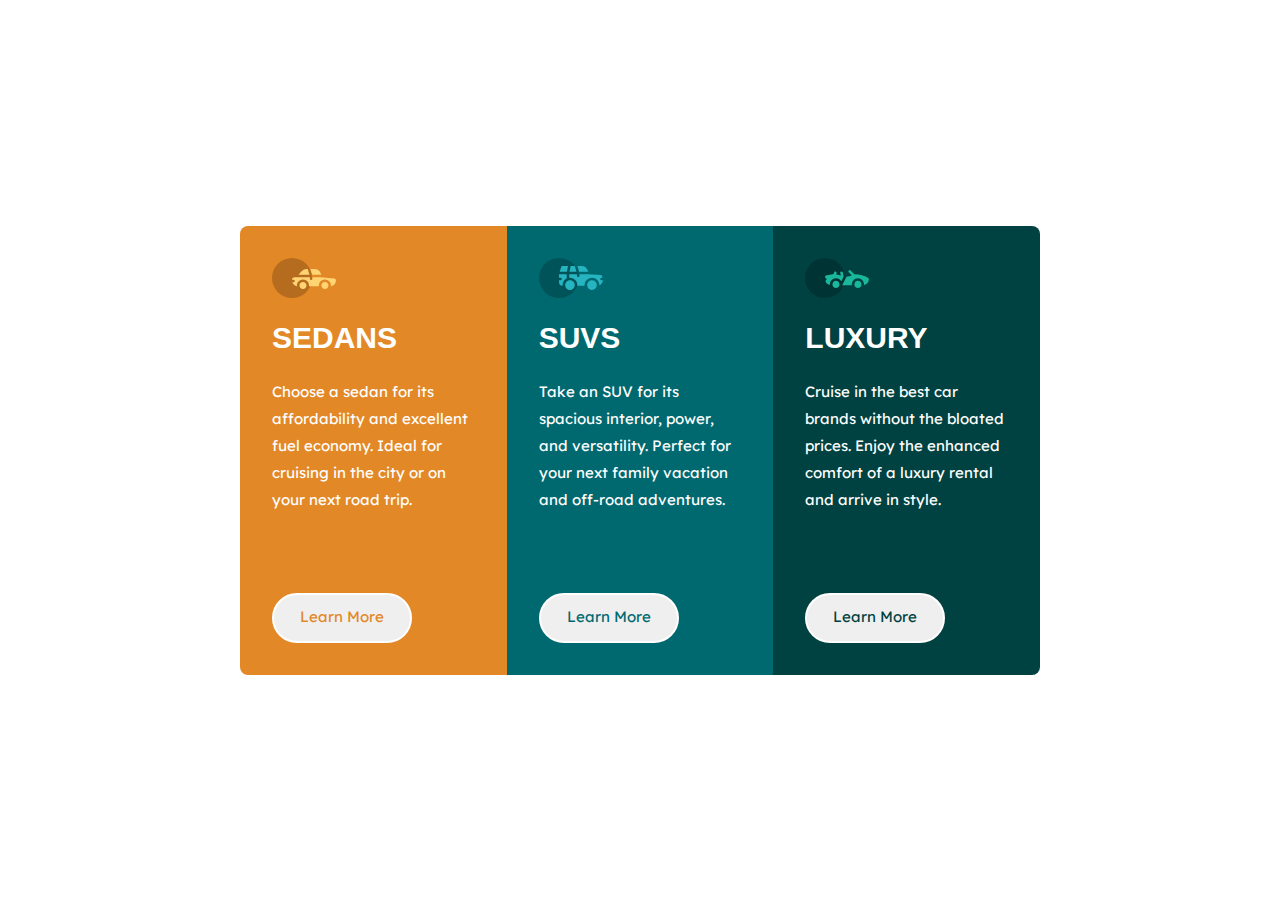
<file: 3-column-preview-card-component-main/index.html>
<!DOCTYPE html>
<html lang="en">
<head>
  <meta charset="UTF-8">
  <meta name="viewport" content="width=device-width, initial-scale=1.0"> <!-- displays site properly based on user's device -->

  <link rel="icon" type="image/png" sizes="32x32" href="./images/favicon-32x32.png">
  
  <title>Frontend Mentor | 3-column preview card component</title>

  <!-- Feel free to remove these styles or customise in your own stylesheet 👍 -->
  <link rel="preconnect" href="https://fonts.googleapis.com">
  <link rel="preconnect" href="https://fonts.gstatic.com" crossorigin>
  <link href="https://fonts.googleapis.com/css2?family=Lexend+Deca:wght@100..900&display=swap" rel="stylesheet"> 

  <link rel="stylesheet" href="style.css">
</head>
<body>
  
  <main class="cards-container">
    <div class="card card1">
      <img src="./images/icon-sedans.svg" alt="">
      <h1>Sedans</h1>
      <p>
        Choose a sedan for its affordability and excellent fuel economy. Ideal for cruising in the city
        or on your next road trip.
      </p>
      <button>Learn More</button>
    </div>
    <div class="card card2">
      <img src="./images/icon-suvs.svg" alt="">
      <h1>SUVs</h1>
      <p>
        Take an SUV for its spacious interior, power, and versatility. Perfect for your next family vacation
        and off-road adventures.
      </p>
      <button>Learn More</button>
    </div>
    <div class="card card3">
      <img src="./images/icon-luxury.svg" alt="">
      <h1>Luxury</h1>
      <p>
        Cruise in the best car brands without the bloated prices. Enjoy the enhanced comfort of a luxury
        rental and arrive in style.
      </p>
      <button>Learn More</button>
    </div>
  </main>
</body>
</html>
</file>
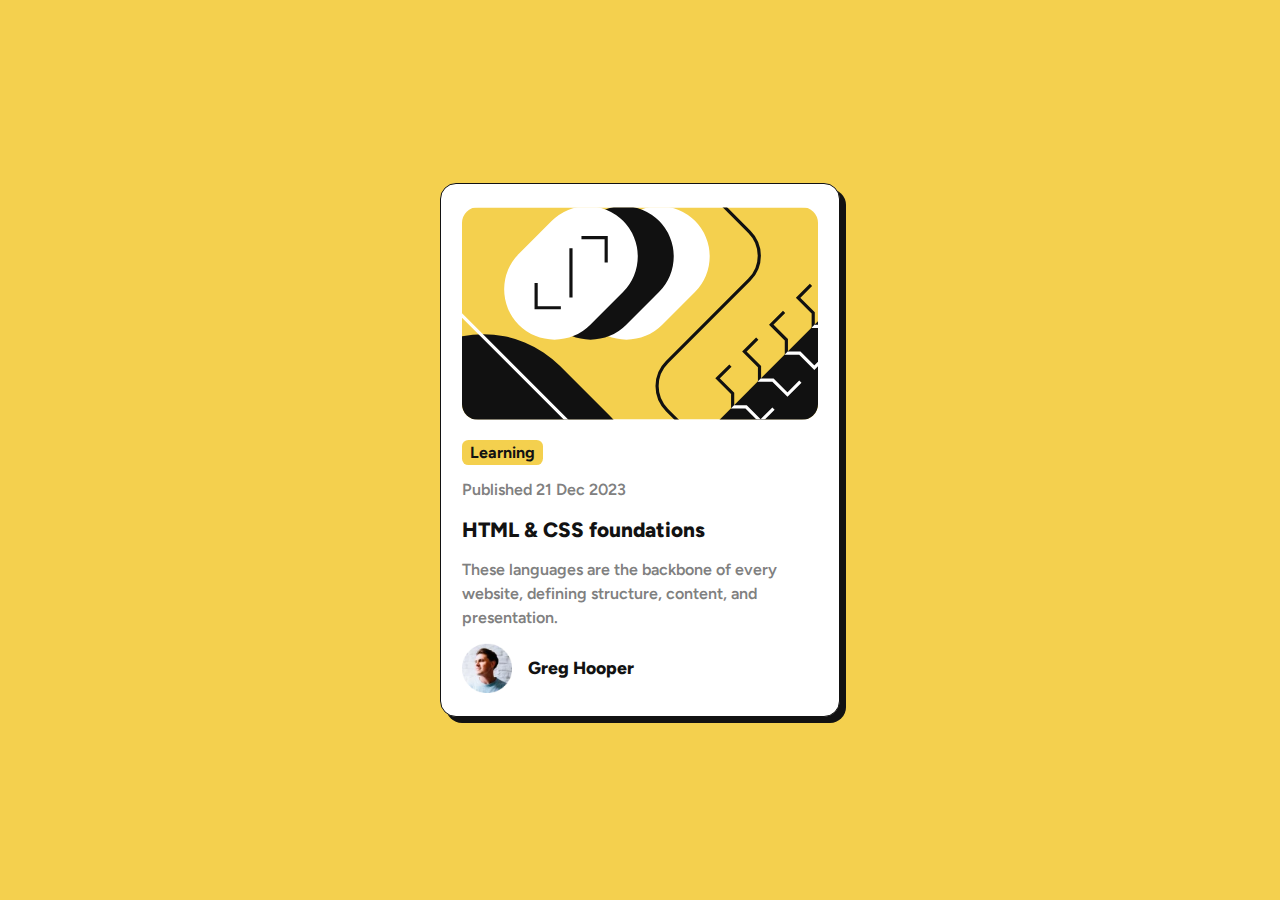
<file: blog-preview-card-main/index.html>
<!DOCTYPE html>
<html lang="en">
<head>
  <meta charset="UTF-8">
  <meta name="viewport" content="width=device-width, initial-scale=1.0"> <!-- displays site properly based on user's device -->

  <link rel="icon" type="image/png" sizes="32x32" href="./assets/images/favicon-32x32.png">
  
  <title>Frontend Mentor | Blog preview card</title>
  <link rel="preconnect" href="https://fonts.googleapis.com">
  <link rel="preconnect" href="https://fonts.gstatic.com" crossorigin>
  <link href="https://fonts.googleapis.com/css2?family=Figtree:ital,wght@0,300..900;1,300..900&display=swap" rel="stylesheet">
  <link rel="stylesheet" href="style.css">
  </head>
<body>

  <main>
    <div class="card-container">
      <img class="image-bg" src="./assets/images/illustration-article.svg" alt="">
      <h2 class="header">Learning</h2>
      <p class="date">Published 21 Dec 2023</p>
      <h1 >HTML & CSS foundations</h1>
      <p>These languages are the backbone of every website, defining structure, content, and presentation.</p>
      <div class="flex-group">
        <img src="./assets/images/image-avatar.webp" alt="">
        <p>Greg Hooper</p>
      </div>
    </div>
  </main>
</body>
</html>
</file>
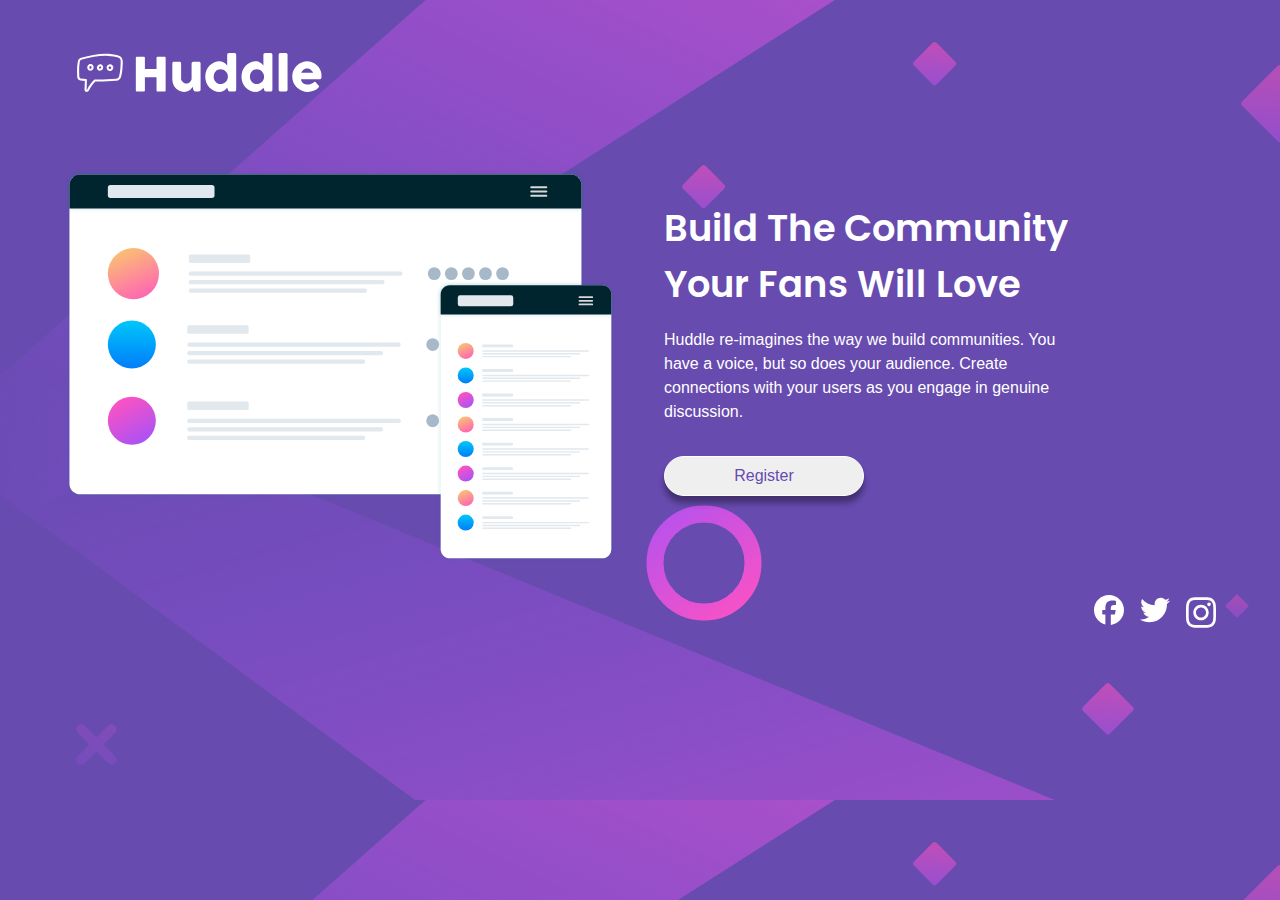
<file: huddle-landing-page-with-single-introductory-section-master/index.html>
<!DOCTYPE html>
<html lang="en">
<head>
  <meta charset="UTF-8">
  <meta name="viewport" content="width=device-width, initial-scale=1.0"> <!-- displays site properly based on user's device -->

  <link rel="icon" type="image/png" sizes="32x32" href="./images/favicon-32x32.png">
  
  <title>Frontend Mentor | Huddle landing page with single introductory section</title>

  <!-- Feel free to remove these styles or customise in your own stylesheet 👍 -->
  <link rel="preconnect" href="https://fonts.googleapis.com">
  <link rel="preconnect" href="https://fonts.gstatic.com" crossorigin>
  <link href="https://fonts.googleapis.com/css2?family=Poppins:ital,wght@0,100;0,200;0,300;0,400;0,500;0,600;0,700;0,800;0,900;1,100;1,200;1,300;1,400;1,500;1,600;1,700;1,800;1,900&display=swap" rel="stylesheet">
  <link rel="stylesheet" href="style.css"> 
</head>
<body>
  <div class="landing-page">

    <div class="page-header">
      <img src="./images/logo.svg" alt="">
    </div>

    <div class="page-body">
      <div class="image">
        <img src="./images/illustration-mockups.svg" alt="">
      </div>
      <div class="content">
        <h1>Build The Community Your Fans Will Love</h1>
        <p>
          Huddle re-imagines the way we build communities. You have a voice, but so does your audience.
          Create connections with your users as you engage in genuine discussion.
        </p>
        <div class="button"><button>Register</button></div>
      </div>
    </div>

    <div class="page-footer">
      <div class="icon-1"><img src="./icons/facebook.svg" alt=""></div>
      <div class="icon-2"><img src="./icons/twitter.svg" alt=""></div>
      <div class="icon-3"><img src="./icons/instagram.svg" alt=""></div>
    </div>
  </div>

</body>
</html>
</file>
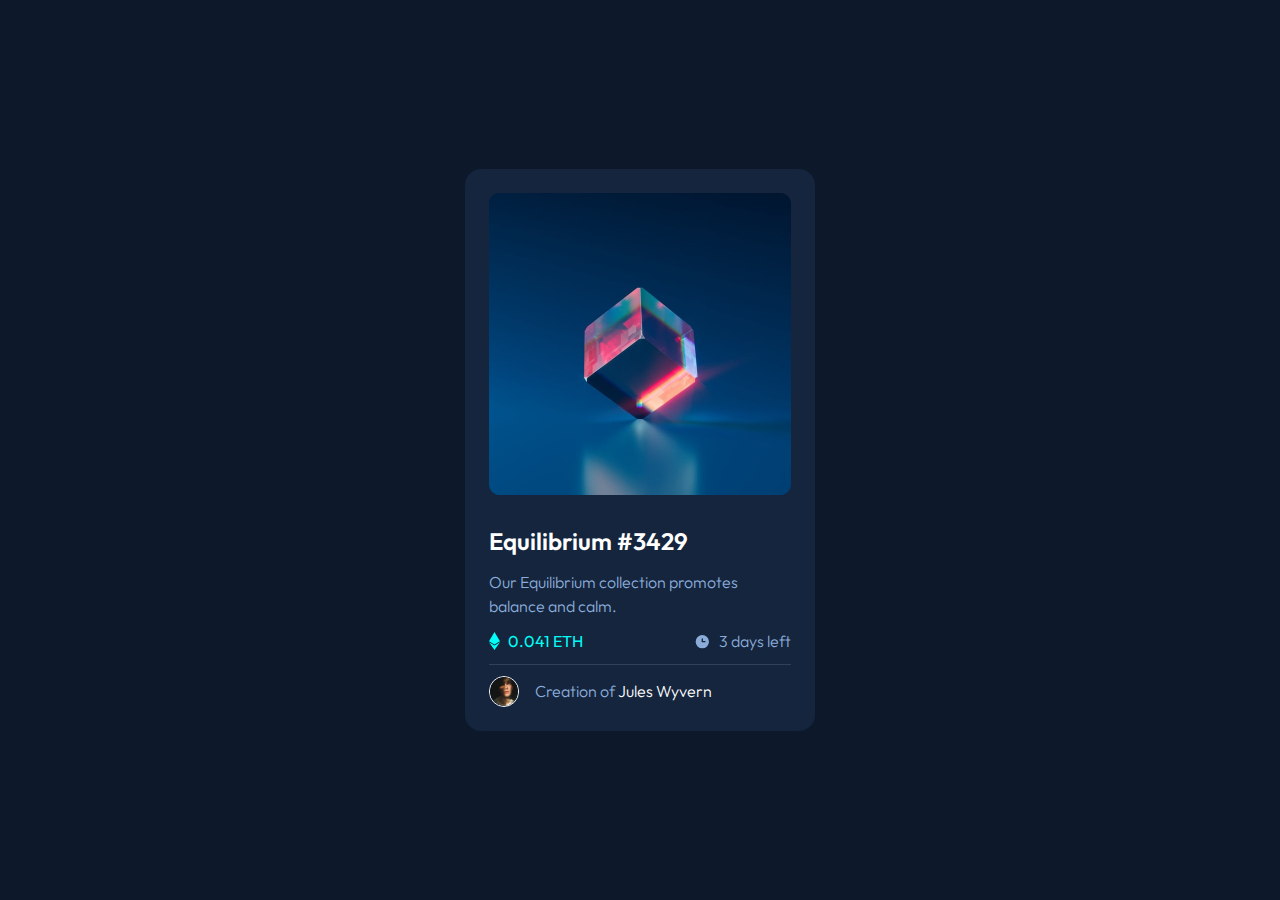
<file: nft-preview-card-component-main/index.html>
<!DOCTYPE html>
<html lang="en">
<head>
  <meta charset="UTF-8">
  <meta name="viewport" content="width=device-width, initial-scale=1.0"> <!-- displays site properly based on user's device -->

  <link rel="icon" type="image/png" sizes="32x32" href="./images/favicon-32x32.png">
  
  <title>Frontend Mentor | NFT preview card component</title>

  <link rel="preconnect" href="https://fonts.googleapis.com">
  <link rel="preconnect" href="https://fonts.gstatic.com" crossorigin>
  <link href="https://fonts.googleapis.com/css2?family=Fraunces:ital,opsz,wght@0,9..144,600;1,9..144,200&family=Montserrat:wght@300&family=Outfit:wght@300;400&family=Pacifico&family=Varela+Round&display=swap" rel="stylesheet">
  <!-- Feel free to remove these styles or customise in your own stylesheet 👍 -->
  <link rel="stylesheet" href="style.css"> 
</head>
<body>

  <main>
    <div class="nft-preview-card">

      <div class="card-image">
        <img src="./images/image-equilibrium.jpg" alt="Equilibrium image">
        <div class="preview-image">
          <img src="./images/icon-view.svg" alt="">
        </div>
      </div>

      <div class="card-content" >
        <h1 class="content-header">Equilibrium #3429</h1>
        <p>Our Equilibrium collection promotes balance and calm.</p>
        <div class="flex-group">
          <div class="flex-group" for="ethereum" data-spacing="medium">
            <img src="./images/icon-ethereum.svg" alt="Ethereum icon">
            <p>0.041 ETH</p>
          </div>
          <div class="flex-group " data-spacing="medium">
            <img src="./images/icon-clock.svg" alt="clock icon">
            <p>3 days left</p>
          </div>
        </div>
        <hr>
        <div class="creator">
          <img src="./images/image-avatar.png" alt="avatar icon" class="creator-icon">
          <p>Creation of <span class="content-creator">Jules Wyvern</span></p>
        </div>
      </div>
    </div>
  </main>
</body>
</html>
</file>
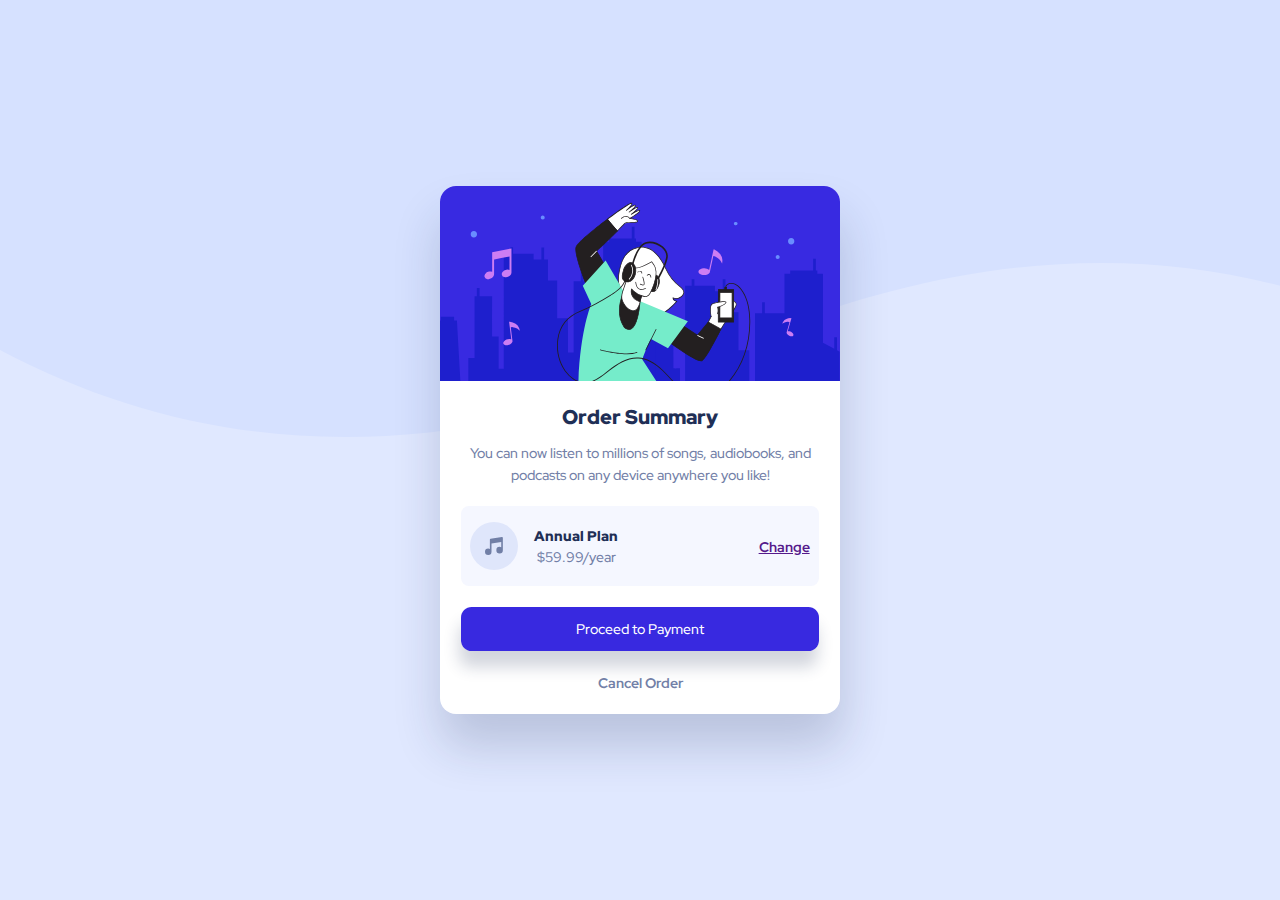
<file: order-summary-component-main/index.html>
<!DOCTYPE html>
<html lang="en">
<head>
  <meta charset="UTF-8">
  <meta name="viewport" content="width=device-width, initial-scale=1.0"> <!-- displays site properly based on user's device -->

  <link rel="icon" type="image/png" sizes="32x32" href="./images/favicon-32x32.png">
  <link rel="preconnect" href="https://fonts.googleapis.com">
  <link rel="preconnect" href="https://fonts.gstatic.com" crossorigin>
  <link href="https://fonts.googleapis.com/css2?family=Fraunces:ital,opsz,wght@0,9..144,600;1,9..144,200&family=Montserrat:wght@300&family=Outfit:wght@300;400&family=Pacifico&family=Red+Hat+Display:wght@300;500&family=Varela+Round&display=swap" rel="stylesheet"> 
  <link rel="stylesheet" href="style.css">
  <title>Frontend Mentor | Order summary card</title>
</head>
<body>
  <main>
    <article class="order_summary_component_card">
      <div class="order_summary_image">
        <img src="./images/illustration-hero.svg" alt="illustartion hero image">
      </div>

      <div class="flex-group">
        <div class="order_summary_content">
          <h1 class="header">Order Summary</h1>
          <p class="content">You can now listen to millions of songs, audiobooks, and podcasts on any device anywhere you like!</p>
        </div>

        <div class="price-container">
          <div class="plan-container">
            <img src="./images/icon-music.svg" alt="music icon">

            <div >
              <p class="plan">Annual Plan</p>

              <p>$59.99/year</p>
            </div>
          </div>

          <a href="">Change</a>
        </div>

        <button class="proceed_button"> Proceed to Payment</button>

        <p class="cancel_button"> Cancel Order</p>
      </div>
    </article>
  </main>
</body>
</html>
</file>
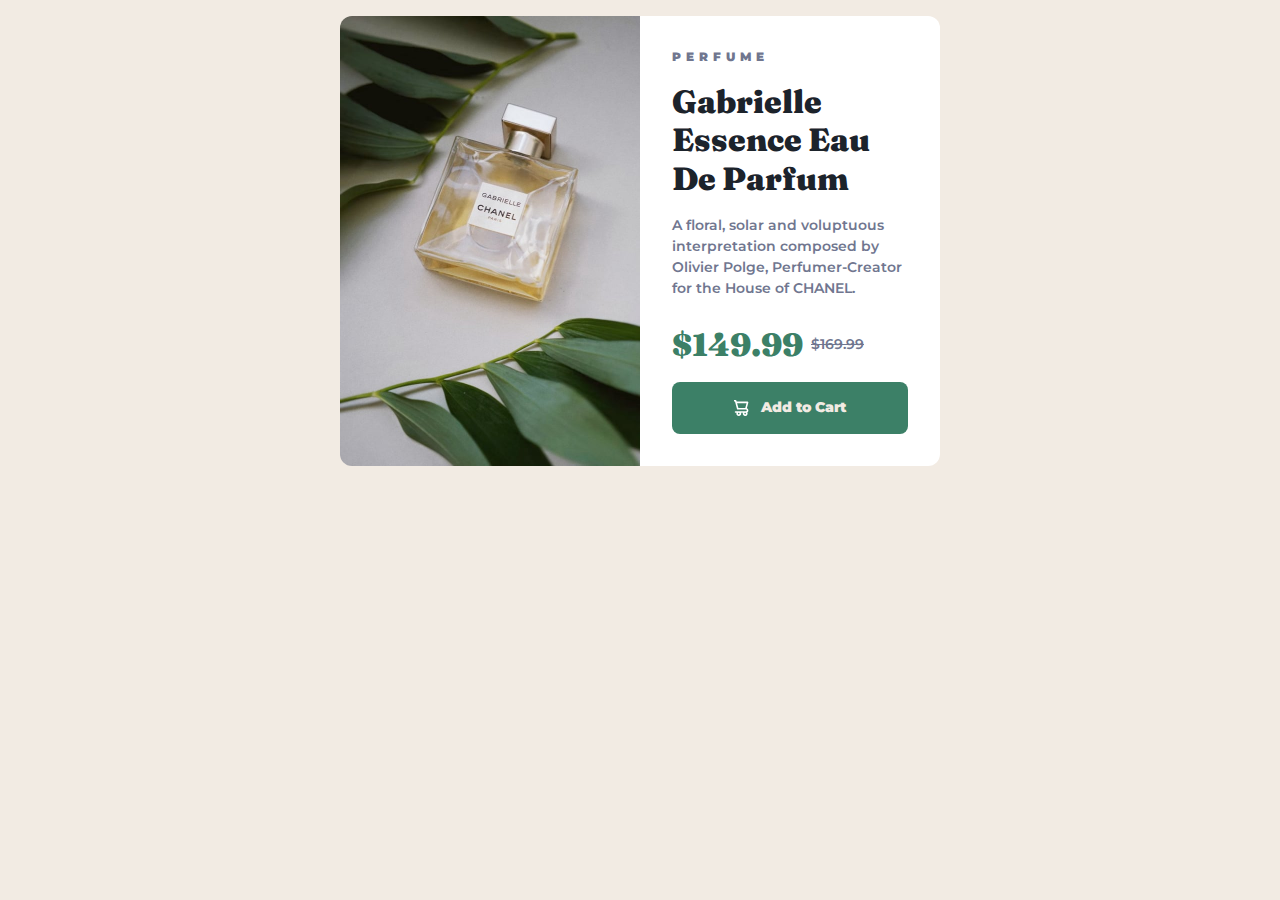
<file: product-preview-card-component-main/index.html>
<!DOCTYPE html>
<html lang="en">
<head>
  <meta charset="UTF-8">
  <meta name="viewport" content="width=device-width, initial-scale=1.0"> <!-- displays site properly based on user's device -->

  <link rel="icon" type="image/png" sizes="32x32" href="./images/favicon-32x32.png">
  
  <title>Frontend Mentor | Product preview card component</title>

  <!-- Feel free to remove these styles or customise in your own stylesheet 👍 -->
  <link rel="preconnect" href="https://fonts.googleapis.com">
  <link rel="preconnect" href="https://fonts.gstatic.com" crossorigin>
  <link href="https://fonts.googleapis.com/css2?family=Montserrat:wght@300&family=Outfit:wght@300&family=Pacifico&family=Varela+Round&display=swap" rel="stylesheet"> 
  <link href="https://fonts.googleapis.com/css2?family=Fraunces:ital,opsz,wght@0,9..144,600;1,9..144,200&family=Montserrat:wght@300&family=Outfit:wght@300&family=Pacifico&family=Varela+Round&display=swap" rel="stylesheet">
  <link rel="stylesheet" href="style.css">
</head>
<body>

  <main>
    <article class="product">
      <picture class="product_img">
        <source srcset="images/image-product-desktop.jpg" media="(min-width: 600px)">
        <img src="./images/image-product-mobile.jpg" alt="">

      </picture>
      <div class="product_content">

        <p class="product_category">Perfume</p>
        <h1 class="product_title">Gabrielle Essence Eau De Parfum</h1>
        <p>
          A floral, solar and voluptuous interpretation composed by Olivier Polge,
          Perfumer-Creator for the House of CHANEL.
        </p>
        <div class="flex-group">
          <p class="current_price">$149.99</p>
          <p class="original_price"><s>$169.99</s></p>
        </div>
        <button class="button" data-icon="shopping-cart">Add to Cart</button>

      </div>
    </article>
  </main>
  
</body>
</html>
</file>
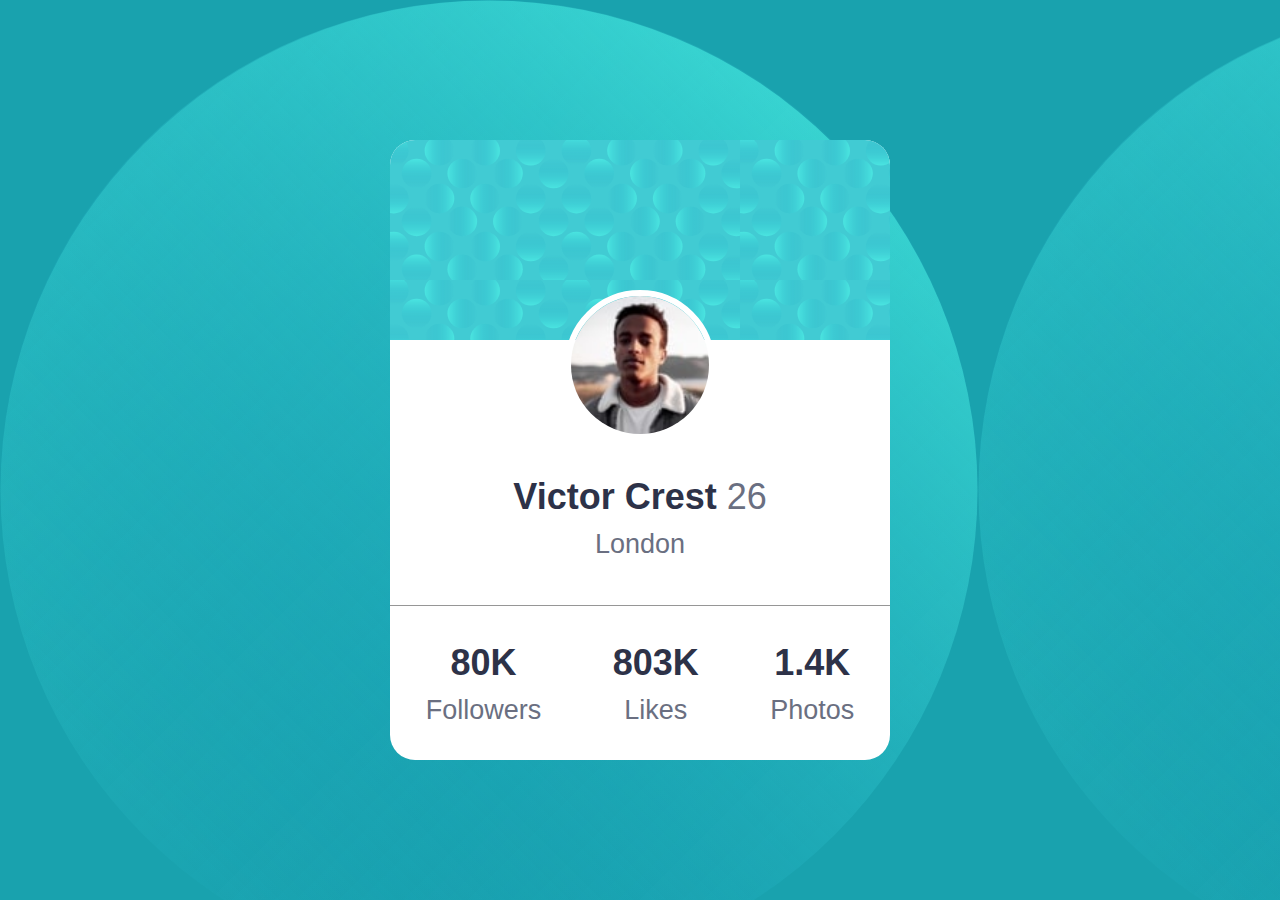
<file: profile-card-component-main/index.html>
<!DOCTYPE html>
<html lang="en">
<head>
  <meta charset="UTF-8">
  <meta name="viewport" content="width=device-width, initial-scale=1.0"> <!-- displays site properly based on user's device -->

  <link rel="icon" type="image/png" sizes="32x32" href="./images/favicon-32x32.png">
  
  <title>Frontend Mentor | Profile card component</title>

  <!-- Feel free to remove these styles or customise in your own stylesheet 👍 -->
  <link rel="stylesheet" href="style.css"> 
</head>
<body>
    <main>
      <div class="card-container">
        <div class="upper-card"></div>
        <div class="image-container"><img src="./images/image-victor.jpg" alt=""></div>
        <div class="card-body">
          <div class="card-info">
            <h1>Victor Crest <span>26</span></h1>
            <h2>London</h2>
          </div>
          <div class="flex-group">
            <div class="flex-item">
              <h1>80K</h1>
              <h2>Followers</h2>
            </div>
            <div class="flex-item">
              <h1>803K</h1>
              <h2>Likes</h2>
            </div>
            <div class="flex-item">
              <h1>1.4K</h1>
              <h2>Photos</h2>
            </div>
          </div>
        </div>
      </div>
    </main>
</body>
</html>
</file>
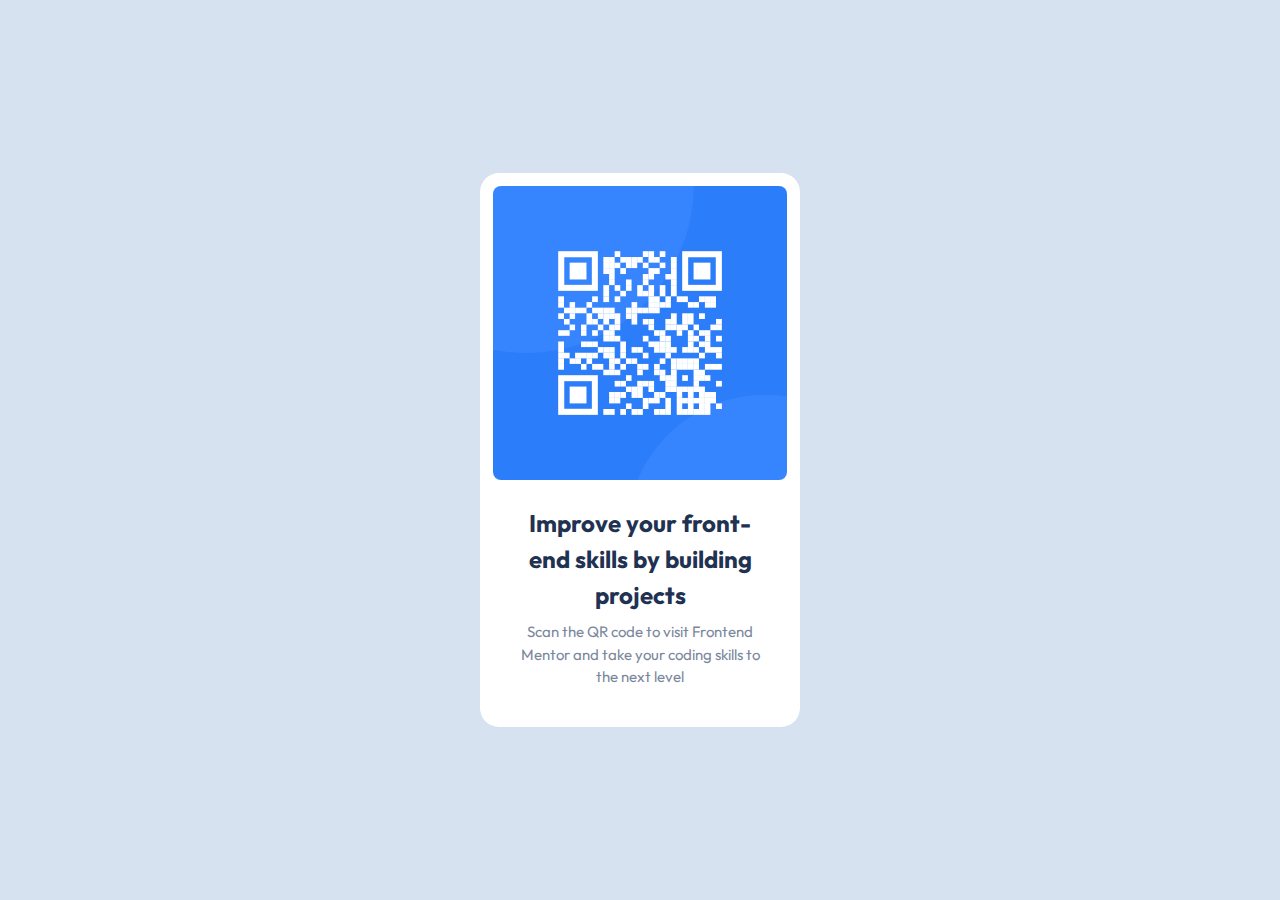
<file: qr-code-component/index.html>
<!DOCTYPE html>
<html lang="en">
<head>
  <meta charset="UTF-8">
  <meta name="viewport" content="width=device-width, initial-scale=1.0"> <!-- displays site properly based on user's device -->

  <link rel="icon" type="image/png" sizes="32x32" href="images/favicon-32x32.png">
  
  <title>Frontend Mentor | QR code component</title>

  <!-- Feel free to remove these styles or customise in your own stylesheet 👍 -->
  <link rel="stylesheet" href="style.css">
</head>
<body>

  <main>
    <div class="qr-code-image"><img src="./images/image-qr-code.png" alt=""></div> 
    <div class="content-container">
      <h1 class="content-header">Improve your front-end skills by building projects</h1>
      <p class="content">Scan the QR code to visit Frontend Mentor and take your coding skills to the next level</p>
    </div>
  </main>
  
</body>
</html>
</file>
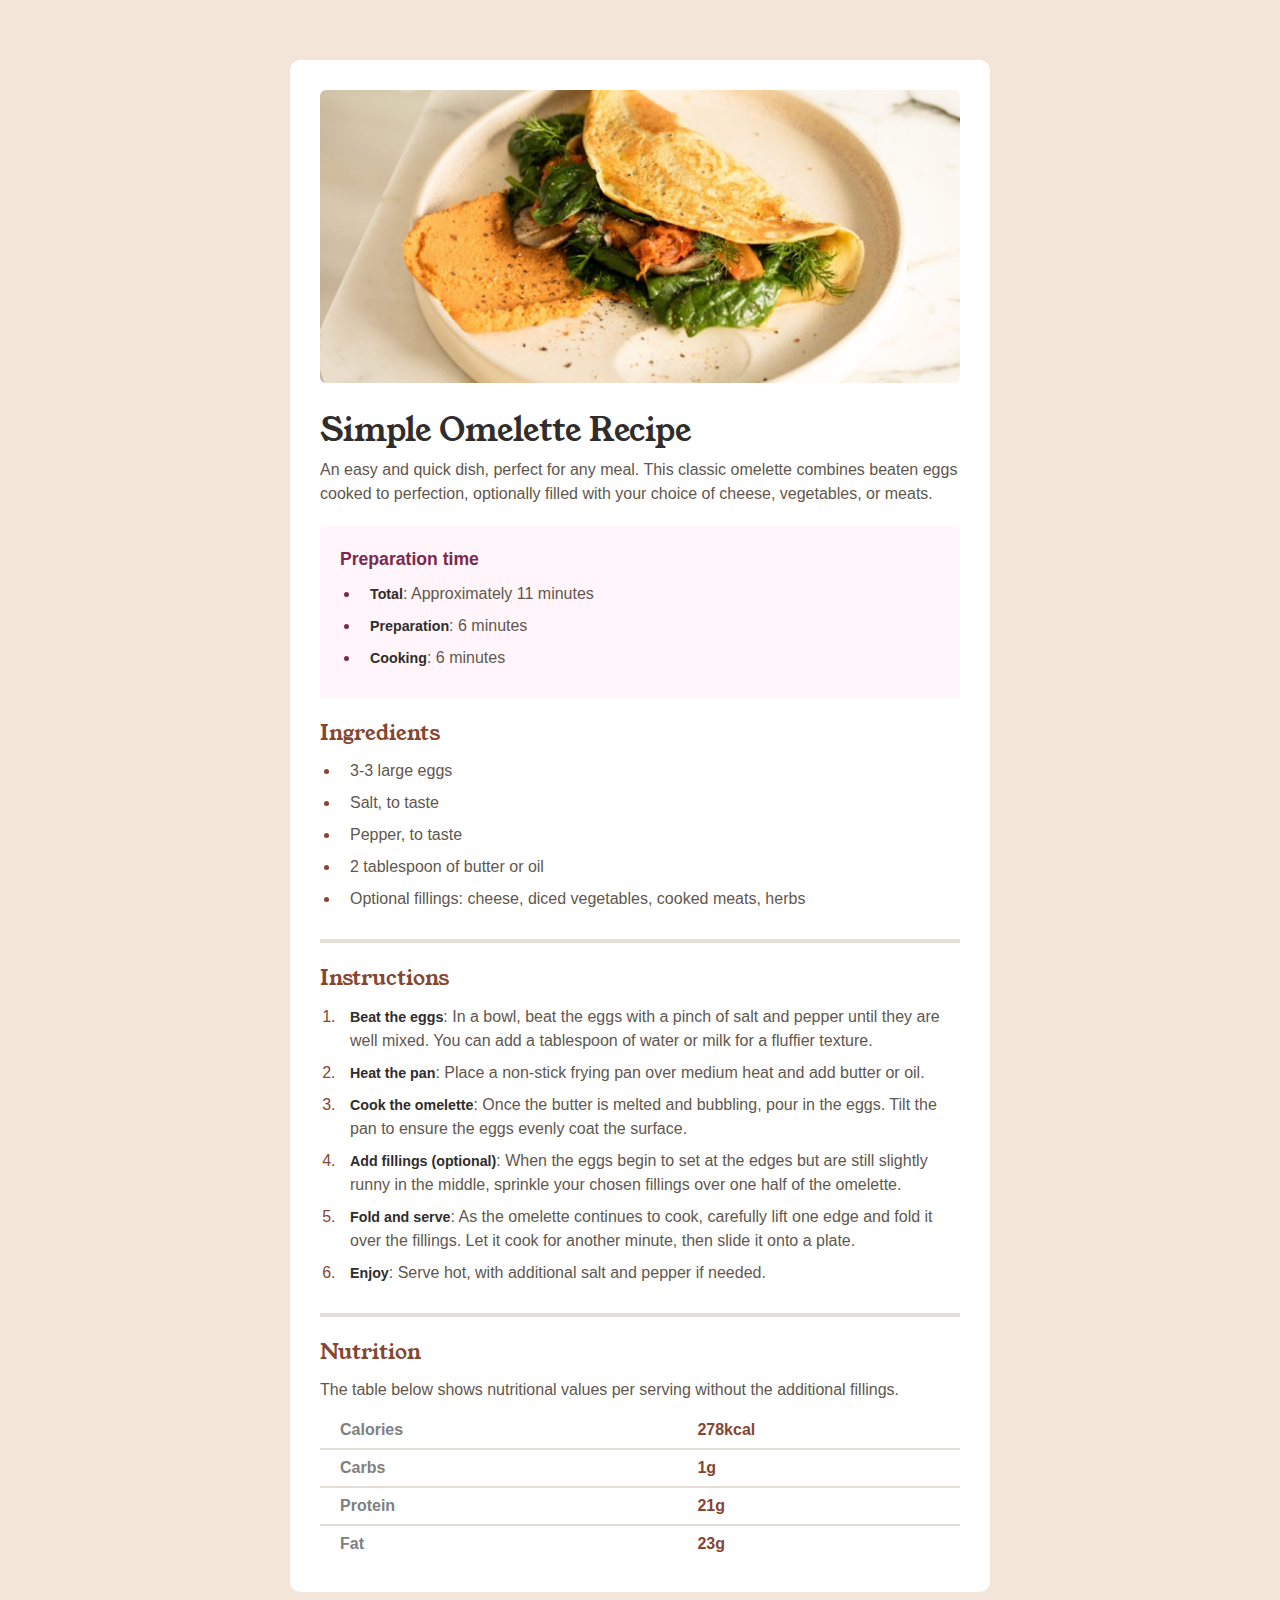
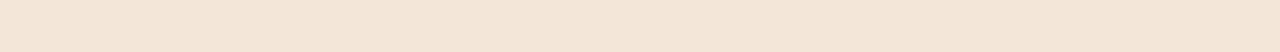
<file: recipe-page-main/index.html>
<!DOCTYPE html>
<html lang="en">
<head>
  <meta charset="UTF-8">
  <meta name="viewport" content="width=device-width, initial-scale=1.0"> <!-- displays site properly based on user's device -->

  <link rel="icon" type="image/png" sizes="32x32" href="./assets/images/favicon-32x32.png">
  <link rel="preconnect" href="https://fonts.googleapis.com">
  <link rel="preconnect" href="https://fonts.gstatic.com" crossorigin>
  <link href="https://fonts.googleapis.com/css2?family=Young+Serif&display=swap" rel="stylesheet">  
  <link rel="stylesheet" href="style.css"> 

  <title>Frontend Mentor | Recipe page</title>
</head>
<body>
    
  <main>
    <article class="recipe">

      <div class="recipe-image"><img src="./assets/images/image-omelette.jpeg" alt=""></div>

      <div class="recipe-body">
        <div class="item-spacing recipe-preview">
          <h1 class="recipe-title">Simple Omelette Recipe</h1>
          <p>
            An easy and quick dish, perfect for any meal. This classic omelette combines beaten eggs cooked
            to perfection, optionally filled with your choice of cheese, vegetables, or meats.
          </p>
        </div>
        <div class="item-spacing recipe-description">
          <p class="">Preparation time</p>
          <ul>
            <li><span>Total</span>: Approximately 11 minutes</li>
            <li><span>Preparation</span>: 6 minutes</li>
            <li><span>Cooking</span>: 6 minutes</li>
          </ul>
        </div>
        <div class="item-spacing recipe-ingredients">
          <p class="title">Ingredients</p>
          <ul>
            <li>3-3 large eggs</li>
            <li>Salt, to taste</li>
            <li>Pepper, to taste</li>
            <li>2 tablespoon of butter or oil</li>
            <li>Optional fillings: cheese, diced vegetables, cooked meats, herbs</li>
          </ul>
        </div>
        <hr>
        <div class="item-spacing recipe-instructions">
          <p class="title">Instructions</p>
          <ol>
            <li>
              <span>Beat the eggs</span>: In a bowl, beat the eggs with a pinch of salt and pepper until they are well mixed.
              You can add a tablespoon of water or milk for a fluffier texture.
            </li>
            <li>
              <span>Heat the pan</span>: Place a non-stick frying pan over medium heat and add butter or oil.
            </li>
            <li>
              <span>Cook the omelette</span>: Once the butter is melted and bubbling, pour in the eggs. Tilt the pan to ensure
              the eggs evenly coat the surface.
            </li>
            <li>
              <span>Add fillings (optional)</span>: When the eggs begin to set at the edges but are still slightly runny in the
              middle, sprinkle your chosen fillings over one half of the omelette.
            </li>
            <li>
              <span>Fold and serve</span>: As the omelette continues to cook, carefully lift one edge and fold it over the
              fillings. Let it cook for another minute, then slide it onto a plate.
            </li>
            <li>
              <span>Enjoy</span>: Serve hot, with additional salt and pepper if needed.
            </li>
          </ol>
        </div>
        <hr>
        <div class="item-spacing recipe-nutrition">
          <p class="title">Nutrition</p>
          <p>The table below shows nutritional values per serving without the additional fillings.</p>
          <table>
            <tr>
              <th>Calories</th>
              <td>278kcal</td>
            </tr>
            <tr>
              <th>Carbs</th>
              <td>1g</td>
            </tr>
            <tr>
              <th>Protein</th>
              <td>21g</td>
            </tr>
            <tr>
              <th>Fat</th>
              <td>23g</td>
            </tr>
          </table>
        </div>
      </div>
    </article>
  </main> 
</body>
</html>
</file>
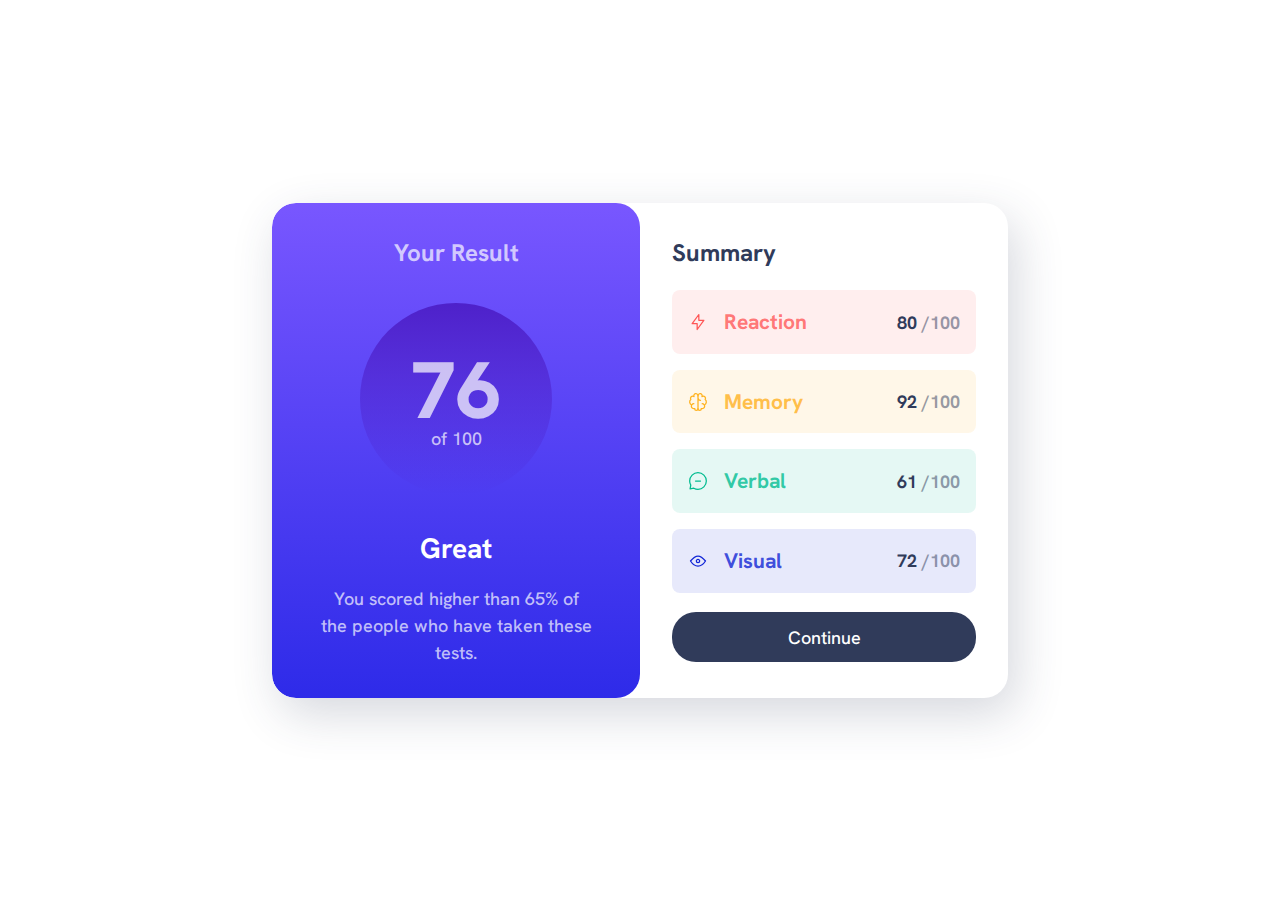
<file: results-summary-component-main/index.html>
<!DOCTYPE html>
<html lang="en">
<head>
  <meta charset="UTF-8">
  <meta http-equiv="X-UA-Compatible" content="IE=edge">
  <meta name="viewport" content="width=device-width, initial-scale=1.0">
  <title>FEM Results Summary</title>
  <link rel="stylesheet" href="style.css">
</head>
<body> 

  <main>
    <div class="result-summary">

      <!-- Result Grid -->

      <div class="results grid-flow" data-spacing="large">

        <h1 class="section-title">Your Result</h1>
        <p class="result-score"><span>76</span> of 100</p>
        <div class="grid-flow">

          <p class="result-rank">Great</p>
          <p>You scored higher than 65% of the people who have taken these tests.</p>

        </div>

      </div>

      <!-- Summary Grid -->

      <div class="summary grid-flow">

        <h2 class="section-title">Summary</h2>
        <div class="grid-flow">

          <div class="summary-item" data-item-type="accent-1">

            <div class="flex-group">
              
              <img src="./assets/images/icon-reaction.svg" alt="">
              <h3 class="summary-title">Reaction</h3>

            </div>
            <div class="summary-score"><span>80</span> /100</div>
            
          </div>
          <div class="summary-item" data-item-type="accent-2">

            <div class="flex-group">

              <img src="./assets/images/icon-memory.svg" alt="">
              <h3 class="summary-title">Memory</h3>

            </div>
            <div class="summary-score"><span>92</span> /100</div>

          </div>
          <div class="summary-item" data-item-type="accent-3">

            <div class="flex-group">

              <img src="./assets/images/icon-verbal.svg" alt="">
              <h3 class="summary-title">Verbal</h3>

            </div>
            <div class="summary-score"><span>61</span> /100</div>

          </div>
          <div class="summary-item" data-item-type="accent-4">

            <div class="flex-group">

              <img src="./assets/images/icon-visual.svg" alt="">
              <h3 class="summary-title">Visual</h3>

            </div>
            <div class="summary-score"><span>72</span> /100</div>

          </div>
        </div>
        <button class="button">Continue</button>
      </div>

    </div>
  </main>
  
</body>
</html>
</file>
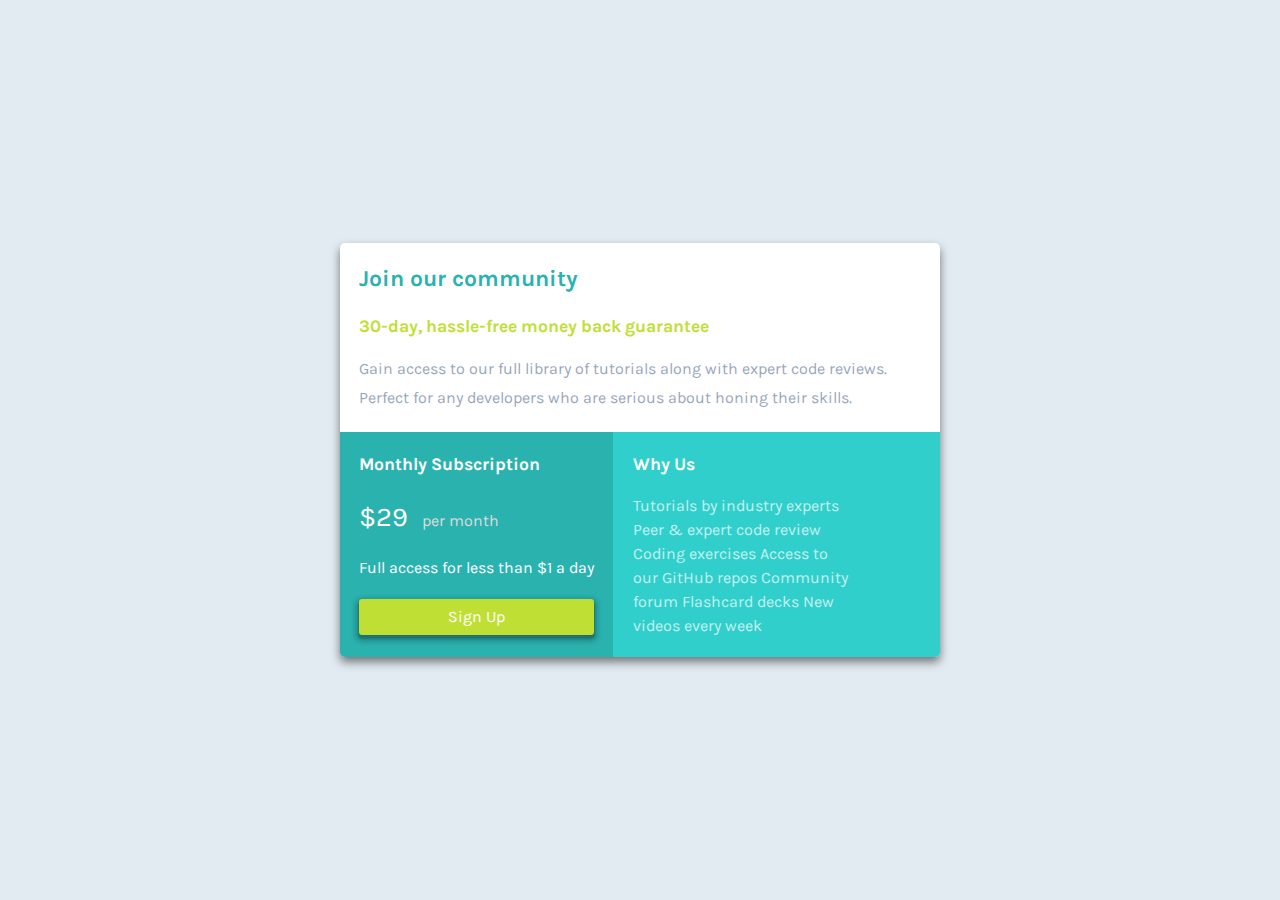
<file: single-price-grid-component-master/index.html>
<!DOCTYPE html>
<html lang="en">
<head>
  <meta charset="UTF-8">
  <meta name="viewport" content="width=device-width, initial-scale=1.0"> <!-- displays site properly based on user's device -->

  <link rel="icon" type="image/png" sizes="32x32" href="./images/favicon-32x32.png">
  
  <title>Frontend Mentor | Single Price Grid Component</title>

  <!-- Feel free to remove these styles or customise in your own stylesheet 👍 -->
  <link rel="preconnect" href="https://fonts.googleapis.com">
  <link rel="preconnect" href="https://fonts.gstatic.com" crossorigin>
  <link href="https://fonts.googleapis.com/css2?family=Karla:ital,wght@0,200..800;1,200..800&display=swap" rel="stylesheet">
  <link rel="stylesheet" href="style.css">
</head>
<body>
  <div class="single-price-card">
    <div class="card-1">
      <h1>Join our community</h1>
      <h2>30-day, hassle-free money back guarantee</h2>
      <p>
        Gain access to our full library of tutorials along with expert code reviews.
        Perfect for any developers who are serious about honing their skills.
      </p>
    </div>
    <div class="card-2">
      <h2>Monthly Subscription</h2>
      <p><span>&dollar;29</span> per month</p>
      <p>Full access for less than &dollar;1 a day</p>
      <button>Sign Up</button>
    </div>
    <div class="card-3">
      <h2>Why Us</h2>
      <p>
        Tutorials by industry experts
        Peer &amp; expert code review
        Coding exercises
        Access to our GitHub repos
        Community forum
        Flashcard decks
        New videos every week
      </p>
    </div>
  </div> 
</body>
</html>
</file>
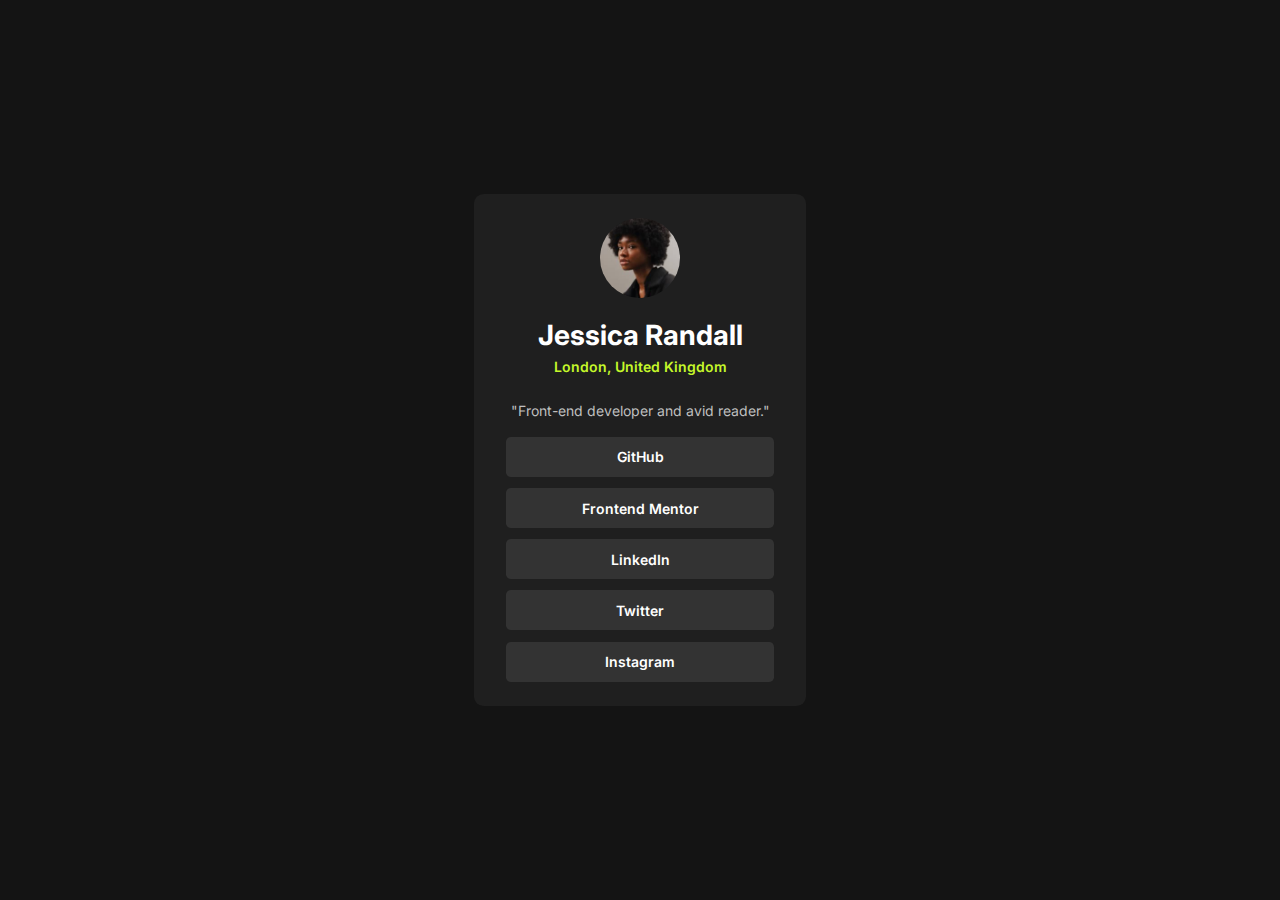
<file: social-links-profile-main/index.html>
<!DOCTYPE html>
<html lang="en">
<head>
  <meta charset="UTF-8">
  <meta name="viewport" content="width=device-width, initial-scale=1.0"> <!-- displays site properly based on user's device -->

  <link rel="icon" type="image/png" sizes="32x32" href="./assets/images/favicon-32x32.png">
  
  <title>Frontend Mentor | Social links profile</title>

  <!-- Feel free to remove these styles or customise in your own stylesheet 👍 -->
  <link rel="preconnect" href="https://fonts.googleapis.com">
  <link rel="preconnect" href="https://fonts.gstatic.com" crossorigin>
  <link href="https://fonts.googleapis.com/css2?family=Inter:wght@100..900&display=swap" rel="stylesheet"> 
  <link rel="stylesheet" href="style.css">
</head>
<body>

  <main class="card">
    <div class="image"><img src="./assets/images/avatar-jessica.jpeg" alt=""></div>
    <div class="content">
      <h1>Jessica Randall</h1>
      <p>London, United Kingdom</p>
      <p>"Front-end developer and avid reader."</p>
    </div>
    <div class="buttons">
      <button>GitHub</button>
      <button>Frontend Mentor</button>
      <button>LinkedIn</button>
      <button>Twitter</button>
      <button>Instagram</button>
    </div>
  </main>
   
</body>
</html>
</file>
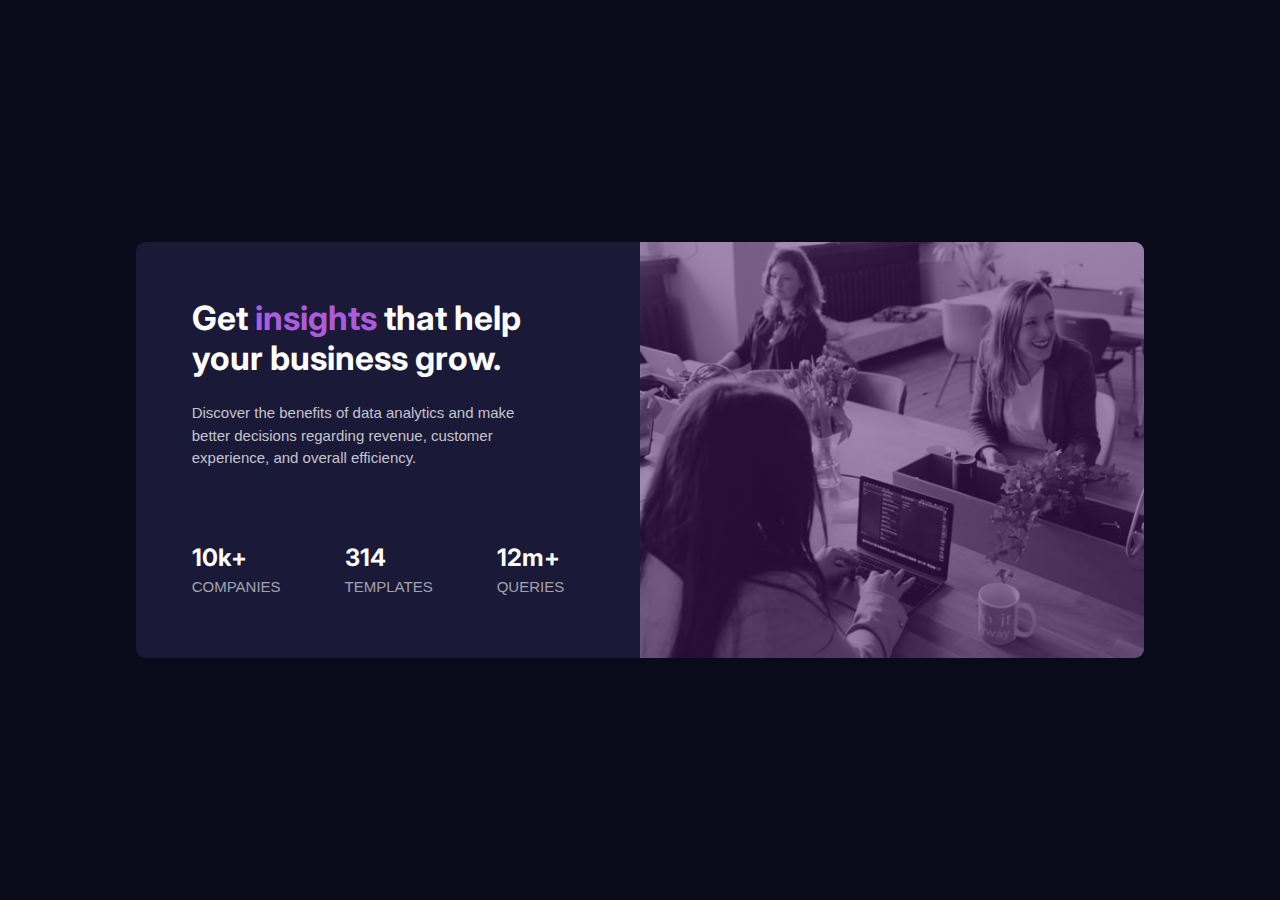
<file: stats-preview-card-component-main/index.html>
<!DOCTYPE html>
<html lang="en">
<head>
  <meta charset="UTF-8">
  <meta name="viewport" content="width=device-width, initial-scale=1.0"> <!-- displays site properly based on user's device -->

  <link rel="icon" type="image/png" sizes="32x32" href="./images/favicon-32x32.png">
  
  <title>Frontend Mentor | Stats preview card component</title>

  <!-- Feel free to remove these styles or customise in your own stylesheet 👍 -->
  <link rel="preconnect" href="https://fonts.googleapis.com">
  <link rel="preconnect" href="https://fonts.gstatic.com" crossorigin>
  <link href="https://fonts.googleapis.com/css2?family=Inter:wght@100..900&display=swap" rel="stylesheet">
  <link rel="stylesheet" href="style.css">
  </head>
<body>

  <main class="card">
    <div class="card-content">
      <h1 class="header">Get <span>insights</span> that help your business grow.</h1>
      <p class="content">
        Discover the benefits of data analytics and make better decisions regarding revenue, customer
        experience, and overall efficiency.
      </p>
      <div class="flex-group">
        <div><strong>10k+</strong> <p>companies</p></div>
        <div><strong>314</strong> <p>templates</p></div>
        <div><strong>12m+</strong> <p>queries</p></div>
      </div>
    </div>
    <picture class="card-image">
      <source srcset="./images/image-header-desktop.jpg" media="(min-width: 600px)"> 
      <img src="./images/image-header-mobile.jpg" alt="">
    </picture>
  </main> 
</body>
</html>
</file>
<file: 3-column-preview-card-component-main/style.css>
/*
  1. Use a more-intuitive box-sizing model.
*/
*, *::before, *::after {
  box-sizing: border-box;
}
/*
  2. Remove default margin
*/
* {
  margin: 0;
}
/*
  Typographic tweaks!
  3. Add accessible line-height
  4. Improve text rendering
*/
body {
  line-height: 1.5;
  -webkit-font-smoothing: antialiased;
}
/*
  5. Improve media defaults
*/
img, picture, video, canvas, svg {
  display: block;
  max-width: 100%;
}
/*
  6. Remove built-in form typography styles
*/
input, button, textarea, select {
  font: inherit;
}
/*
  7. Avoid text overflows
*/
p, h1, h2, h3, h4, h5, h6 {
  overflow-wrap: break-word;
}
/*
  8. Create a root stacking context
*/
#root, #__next {
  isolation: isolate;
}

:root {
  --clr-primary-bright-orange: hsl(31, 77%, 52%);
  --clr-primary-dark-cyan: hsl(184, 100%, 22%);
  --clr-primary-very-dark-cyan: hsl(179, 100%, 13%);
    
  --fs-base: 15px;
  --ff-base: "Lexend Deca", sans-serif;
  --ff-accent: "Big Shoulders Display", sans-serif;
  --fw-normal: 400;
  --fw-bold: 700;
}

body {
  min-height: 100vh;
  display: grid;
  place-content: center;
  font-family: var(--ff-base);
  font-size: var(--fs-base);
  color: white;
  font-weight: var(--fw-normal);
}

h1 {
  font-family: var(--ff-accent), cursive;
  text-transform: uppercase;
  line-height: 1.6;
  font-weight: bold;
}

p {
  line-height: 1.8;
}

.cards-container {
  display: grid;
  grid-template-columns: repeat(auto-fill, minmax(250px, 1fr));
  width: min(85%, 800px);
  margin: 5rem auto;
  border-radius: .5rem;
  overflow: hidden;
}


button {
  width: 140px;
  padding: 10px auto; 
  border-radius: 3rem;
  text-align: center;
  border: 2px solid white;
  margin-top: 4rem;
  height: 50px;
}

.card1 button {
  color: var(--clr-primary-bright-orange); 
}

.card1 button:is(:hover,:focus) {
  background-color: var(--clr-primary-bright-orange);
  color: white;
  cursor: pointer;
}

.card2 button:is(:hover,:focus) {
  background-color: var(--clr-primary-dark-cyan);
  color: white;
  cursor: pointer;
}

.card3 button:is(:hover,:focus) {
  background-color: var(--clr-primary-very-dark-cyan);
  color: white;
  cursor: pointer;
}

.card2 button {
  color: var(--clr-primary-dark-cyan);
}

.card3 button {
  color: var(--clr-primary-very-dark-cyan);
}

.card {
  display: grid;
  gap: 1rem;
  padding: 2rem;
}

.card1 {
  background-color: var(--clr-primary-bright-orange);
}

.card2 {
  background-color: var(--clr-primary-dark-cyan);
}

.card3 {
  background-color: var(--clr-primary-very-dark-cyan);
}
</file>
<file: blog-preview-card-main/style.css>
/*
  1. Use a more-intuitive box-sizing model.
*/
*, *::before, *::after {
  box-sizing: border-box;
}
/*
  2. Remove default margin
*/
* {
  margin: 0;
}
/*
  Typographic tweaks!
  3. Add accessible line-height
  4. Improve text rendering
*/
body {
  line-height: 1.5;
  -webkit-font-smoothing: antialiased;
}
/*
  5. Improve media defaults
*/
img, picture, video, canvas, svg {
  display: block;
  max-width: 100%;
}
/*
  6. Remove built-in form typography styles
*/
input, button, textarea, select {
  font: inherit;
}
/*
  7. Avoid text overflows
*/
p, h1, h2, h3, h4, h5, h6 {
  overflow-wrap: break-word;
}
/*
  8. Create a root stacking context
*/
#root, #__next {
  isolation: isolate;
}

:root {
    --clr-primary-yellow: hsl(47, 88%, 63%);
    --clr-neutral-white: hsl(0, 0%, 50%);
    --clr-neutral-black: hsl(0, 0%, 7%);


    --clr-neutral-white-200: hsl(0, 0%, 20%);

    --def-fs: 1rem;
    --def-ff: "Figtree", sans-serif;
    --fw-noraml: 600;
    --fw-bold: 800;
}

body {
    min-height: 100vh;
    display: grid;
    place-content: center;
    background-color: var(--clr-primary-yellow);

    font-family: var(--def-ff);
    font-size: var(--def-fs);
    font-weight: var(--fw-noraml);
    color: var(--clr-neutral-white);
}

.card-container {
    background-color: white;
    padding: 1.4rem 1.3rem;
    border-radius: 1rem;

    width: min(85%, 400px);
    margin: 5rem auto;
    border: 1px solid var(--clr-neutral-black);
    box-shadow: 6px 6px var(--clr-neutral-black);
}

h1{
    font-size: 1.3rem;
    color: var(--clr-neutral-black);
    font-weight: var(--fw-bold);
}

h1:hover {
  cursor: pointer;
  color: var(--clr-primary-yellow);
}

.image-bg {
    width: 100%;
    border-radius: 1rem;
    margin-bottom: 1.3rem;
}

.header {
    display: inline;
    padding: .2rem .5rem;
    border-radius: .4rem;
    background-color: var(--clr-primary-yellow);
    font-size: var(--def-ff);
    color: var(--clr-neutral-black);
}

.date {
    color: var(--clr-neutral-white-300);
}

.card-container :nth-child(2) ~ p {
    padding: .8rem 0;
}

.flex-group {
    display: flex;
    flex-flow: row;
    gap: 1rem;
    align-items: center;
}

.flex-group img {
    width: 50px;
    height: 50px;
}

.flex-group p {
    font-size: 1.1rem;
    color: var(--clr-neutral-black);
    font-weight: var(--fw-bold);
}
</file>
<file: huddle-landing-page-with-single-introductory-section-master/style.css>
/*
  1. Use a more-intuitive box-sizing model.
*/
*, *::before, *::after {
  box-sizing: border-box;
}
/*
  2. Remove default margin
*/
* {
  margin: 0;
}
/*
  Typographic tweaks!
  3. Add accessible line-height
  4. Improve text rendering
*/
body {
  line-height: 1.5;
  -webkit-font-smoothing: antialiased;
}
/*
  5. Improve media defaults
*/
img, picture, video, canvas, svg {
  display: block;
  max-width: 100%;
}
/*
  6. Remove built-in form typography styles
*/
input, button, textarea, select {
  font: inherit;
}
/*
  7. Avoid text overflows
*/
p, h1, h2, h3, h4, h5, h6 {
  overflow-wrap: break-word;
}
/*
  8. Create a root stacking context
*/
#root, #__next {
  isolation: isolate;
}

/* Solution */

:root {
    --clr-primary-violet: hsl(257, 40%, 49%);
    --clr-primary-soft-magenta: hsl(300, 69%, 71%);
    
    --font-heading: "Poppins", sans-serif;
    --font-body: "Open Sans", sans-serif;    
    --fw-normal: 400;
    --fw-bold: 600;
}

body {
    display: grid;
    max-height: 100vh;
    background-color: var(--clr-primary-violet);
    background-image: url('./images/bg-desktop.svg');
}

h1 {
    font-family: var(--font-heading);
    font-weight: var(--fw-bold);
    color: white;
}

p {
    font-size: 1rem;
    font-family: var(--font-body);
    font-weight: var(--fw-normal);
    color: white;
}

.landing-page {
    display: grid;
    gap: 2rem;
    margin: 2.5rem auto;
    max-width: 90%;
}

.page-body {
    display: grid;
    grid-template-columns: repeat(2,1fr);
    gap: 3rem;
    margin-top: 2rem;
}

.content {
  margin: 2rem auto;
}

.content h1 {
  font-size: 2.3rem;
  padding-right: 6rem;
  margin-bottom: 1rem;
}

.content p {
  padding-right: 8rem;
  margin-bottom: 2rem;
}

button {
  width: 200px;
  height: 40px;
  border-radius: 2rem;
  border: 1px solid white;
  box-shadow: 0 8px 6px 0 rgba(0,0,0,0.2), 0 6px 5px 0 rgba(0,0,0,0.19);

  font-family: var(--font-body);
  color: var(--clr-primary-violet);
}

button:hover {
  cursor: pointer;
  color: white;
  background-color: var(--clr-primary-soft-magenta);
  border: 1px solid var(--clr-primary-soft-magenta);
}

.icon-1,
.icon-2,
.icon-3 {
    width: 30px;
    filter: brightness(0) invert(1);
}

.icon-1:hover,
.icon-2:hover,
.icon-3:hover {
  cursor: pointer;
  filter: brightness(1) invert(0);
}

.page-footer {
  display: flex;
  gap: 1rem;
  justify-content: end;
}

@media (max-width: 400px) { 

  body {
    background-image: url('./images/bg-mobile.svg');
  }

  .landing-page {
    width: 90%;
    margin: 2.5rem auto;
    padding: 0;
  } 

  .page-header img {
    width: 40%;
  }

  .page-body {
    grid-template-columns: 1fr;
  } 

  .content {
    margin-top: 0rem;
  }

  .content h1 {
    font-size: 1.6rem;
    text-align: center;
    padding: 0;
  }

  .content p {
    padding: 0 1rem;
    text-align: center;
  }

  .button {
    display: grid;
    justify-content: center;
  }

  .page-footer {
    justify-content: center;
    align-items: center;
  }
}
</file>
<file: nft-preview-card-component-main/style.css>
/*
  1. Use a more-intuitive box-sizing model.
*/
*, *::before, *::after {
  box-sizing: border-box;
}
/*
  2. Remove default margin
*/
* {
  margin: 0;
}
/*
  Typographic tweaks!
  3. Add accessible line-height
  4. Improve text rendering
*/
body {
  line-height: 1.5;
  -webkit-font-smoothing: antialiased;
}
/*
  5. Improve media defaults
*/
img, picture, video, canvas, svg {
  display: block;
  max-width: 100%;
}
/*
  6. Remove built-in form typography styles
*/
input, button, textarea, select {
  font: inherit;
}
/*
  7. Avoid text overflows
*/
p, h1, h2, h3, h4, h5, h6 {
  overflow-wrap: break-word;
}
/*
  8. Create a root stacking context
*/
#root, #__next {
  isolation: isolate;
}

:root {
    /* Color Primary Setting */
    --clr-primary-soft-blue-200-hsl: 215, 51%, 70%;
    --clr-primary-cyan-500-hsl: 178, 100%, 50%;

    --clr-primary-soft-blue-200: hsl(var(--clr-primary-soft-blue-200-hsl));
    --clr-primary-cyan-500: hsl(var(--clr-primary-cyan-500-hsl));

    /* Color Neutral Setting */
    --clr-neutral-dark-blue-900-hsl: 217, 54%, 11%;
    --clr-neutral-dark-blue-800-hsl: 216, 50%, 16%;
    --clr-neutral-dark-blue-700-hsl: 215, 32%, 27%;
    --clr-neutral-white-100-hsl: 0, 0%, 100%;

    --clr-neutral-dark-blue-900: hsl(var(--clr-neutral-dark-blue-900-hsl));
    --clr-neutral-dark-blue-800: hsl(var(--clr-neutral-dark-blue-800-hsl));
    --clr-neutral-dark-blue-700: hsl(var(--clr-neutral-dark-blue-700-hsl));
    --clr-neutral-white-100: hsl(var(--clr-neutral-white-100-hsl));

    /* Font Setting */
    --ff-base: 'Outfit', sans-serif;

    --fs-100: 1rem;
    --fs-200: 1.25rem;
    --fs-300: 1.5rem;
    --fs-500: 1.875rem;
    --fs-700: 2rem;
    --fs-900: 5rem;

    --fw-normal: 300;
    --fw-bold: 400;
    --fw-black: 600;
}

body {
    min-height: 100vh;
    display: grid;
    place-content: center;
    color: hsl(var(--clr-primary-soft-blue-200-hsl));
    background-color: hsl(var(--clr-neutral-dark-blue-900-hsl));

    font-family: var(--ff-base);
    font-size: var(--fs-100);
    font-weight: var(--fw-normal);
}

.nft-preview-card {
    --content-padding: 1.5rem;
    --content-border: 1rem;

    margin: 3.6rem 1.5rem;
    max-width: 350px;
    background-color: hsl(var(--clr-neutral-dark-blue-800-hsl));
    padding: var(--content-padding);
    border-radius: var(--content-border);

    display: flex;
    flex-flow: row wrap;
    justify-content: center;
    align-items: center;
    gap: 1.7rem;
}

.flex-group {
    display: flex;
    flex-flow: row wrap;
    justify-content: space-between;
    align-items: center;
}

.flex-group[data-spacing='medium'] {
  gap: .5rem;
}

.card-content {
    display: flex;
    flex-flow: column nowrap;
    justify-content: space-between;
    gap: .7rem;
}

.flex-group[for='ethereum'] {
  font-weight: var(--fw-bold);
  color: hsl(var(--clr-primary-cyan-500-hsl));
}

.card-image{
  position: relative;
  border-radius: calc(var(--content-border) / 1.5);
  overflow: hidden;
  cursor: pointer;
}

.preview-image {
  position: absolute;
  width: 100%;
  height: 100%;
  top: 0;
  background-color: hsl(var(--clr-primary-cyan-500-hsl), .5);
  opacity: 0;
}

.preview-image img {
  position: absolute; 
  top: 43%;
  left: 43%;
}

.card-image:is(:hover, :focus-visible) {
  .preview-image {
    opacity: 1;
  }
}

.card-content > h1 {
    font-size: var(--fs-300);
    font-weight: var(--fw-black);
    color: hsl(var(--clr-neutral-white-100-hsl));
    cursor: pointer;
}

.card-content > h1:is(:hover, :focus-visible) {
  color: hsl(var(--clr-primary-cyan-500-hsl));
}

.card-content > hr {
  border: hsl(var(--clr-neutral-dark-blue-800-hsl));
}

.card-content > hr {
  border-top: 1px solid hsl(var(--clr-neutral-dark-blue-700-hsl));
}

.creator{
    display: flex;
    align-items: center;
    justify-content: flex-start;
    gap: 1rem;
}

.creator-icon{
    max-width: 10%;
    border: 1px solid whitesmoke;
    border-radius: 50%;
}

.content-creator {
  color: hsl(var(--clr-neutral-white-100-hsl));
  cursor: pointer;
}

.content-creator:is(:hover, :focus) {
  color: hsl(var(--clr-primary-cyan-500-hsl));
}
</file>
<file: order-summary-component-main/style.css>
/*
  1. Use a more-intuitive box-sizing model.
*/
*, *::before, *::after {
  box-sizing: border-box;
}
/*
  2. Remove default margin
*/
* {
  margin: 0;
}
/*
  Typographic tweaks!
  3. Add accessible line-height
  4. Improve text rendering
*/
body {
  line-height: 1.5;
  -webkit-font-smoothing: antialiased;
}
/*
  5. Improve media defaults
*/
img, picture, video, canvas, svg {
  display: block;
  max-width: 100%;
}
/*
  6. Remove built-in form typography styles
*/
input, button, textarea, select {
  font: inherit;
}
/*
  7. Avoid text overflows
*/
p, h1, h2, h3, h4, h5, h6 {
  overflow-wrap: break-word;
}
/*
  8. Create a root stacking context
*/
#root, #__next {
  isolation: isolate;
}

:root {
  /* Primary Color Setting */
  --clr-primary-pale-blue-100-hsl: 225, 100%, 94%;
  --clr-primary-bright-blue-500-hsl: 245, 75%, 52%;
  
  --clr-primary-pale-blue-100: hsl(225, 100%, 94%);
  --clr-primary-bright-blue-500: hsl(245, 75%, 52%);

  /* Neutral Color Setting */
  --clr-neutral-very-pale-blue-100-hsl: 225, 100%, 98%;
  --clr-neutral-desaturated-blue-500-hsl: 224, 23%, 55%;
  --clr-neutral-dark-blue-800-hsl: 223, 47%, 23%;

  --clr-neutral-very-pale-blue-100: hsl(225, 100%, 98%);
  --clr-neutral-desaturated-blue-500: hsl(224, 23%, 55%);
  --clr-neutral-dark-blue-800: hsl(223, 47%, 23%);

  /* Font Setting */
  --ff-base: 'Red Hat Display', sans-serif;

  --fs-100: .9rem;
  --fs-300: 1.25rem;
  --fs-500: 1.5rem;
  --fs-700: 2rem;
  --fs-900: 5rem;

  --fw-normal: 500;
  --fw-bold: 700;
  --fw-black: 900;
}

body {
  display: grid;
  place-content: center;
  min-height: 100vh;
  text-align: center;

  background: var(--clr-primary-pale-blue-100) url('./images/pattern-background-desktop.svg') no-repeat;
  color: var(--clr-neutral-desaturated-blue-500);

  font-family: var(--ff-base);
  font-size: var(--fs-100);
  font-weight: var(--fw-normal);
}

@media(max-width: 600px) {
  body {
    background: var(--clr-primary-pale-blue-100) url('./images/pattern-background-mobile.svg') no-repeat;
  }
}

.order_summary_component_card {
  --content-padding: 1.3rem;
  --content-spacing: 1.3rem;
  --border-radius: 1rem;

  width: 400px;

  display: flex;
  flex-flow: column nowrap;
  justify-content: center;
  align-items: center;

  border-radius: var(--border-radius);
  overflow: hidden;
  box-shadow: .1rem 2rem 3rem hsl(var(--clr-neutral-dark-blue-800-hsl),.2);

  background-color: white;
}

@media(max-width: 600px) {
  .order_summary_component_card {
    width: 85%;
    margin: 3rem 1.5rem;
  }
}

.flex-group {
  display: flex;
  flex-flow: column nowrap;
  justify-content: space-between;
  align-items: center;
  gap: var(--content-spacing);
  padding: var(--content-padding);
}

.order_summary_content {
  display: grid;
  gap: calc(var(--content-spacing) / 2);
}

.order_summary_content .header {
  color: var(--clr-neutral-dark-blue-800);

  font-size: var(--fs-300);
  font-weight: var(--fw-black);
}

.order_summary_content p {
  padding: 0 .3rem;
}

.price-container {
  width: 100%;
  display: flex;
  justify-content: space-between;
  align-items: center;

  padding: 1rem .6rem;
  border-radius: calc(var(--border-radius) / 2);

  background-color: var(--clr-neutral-very-pale-blue-100);
}

.price-container .plan-container {
  display: flex;
  justify-content: flex-start;
  align-items: center;
  gap: 1rem;
}

.plan-container .plan {
  color: var(--clr-neutral-dark-blue-800);

  font-weight: var(--fw-black);
}

.proceed_button {
  width: 100%;

  border: 0;
  padding: .7rem 0;
  border-radius: calc(var(--border-radius) / 1.5);
  cursor: pointer;

  background-color: var(--clr-primary-bright-blue-500);
  color: white;
  box-shadow: -0.1rem 1rem 1rem hsl(var(--clr-neutral-dark-blue-800-hsl),.2);
}

.cancel_button {
  border: 0;
  cursor: pointer;

  font-weight: var(--fw-bold);
}

.price-container a {
  font-weight: var(--fw-bold);
}

.proceed_button:is(:hover, :focus-visible) {
  background-color: hsl(224, 23%, 45%);
  background: linear-gradient(hsl(var(--clr-primary-bright-blue-500-hsl),.7), hsl(var(--clr-neutral-desaturated-blue-500-hsl)));
}

.cancel_button:is(:hover, :focus-visible) {
  color: var(--clr-neutral-dark-blue-800);
}

.price-container a:is(:hover, :focus-visible) {
  color: hsl(224, 23%, 55%);

  text-decoration: none;
}
</file>
<file: product-preview-card-component-main/style.css>
/*
  1. Use a more-intuitive box-sizing model.
*/
*, *::before, *::after {
    box-sizing: border-box;
  }
  /*
    2. Remove default margin
  */
  * {
    margin: 0;
  }
  /*
    Typographic tweaks!
    3. Add accessible line-height
    4. Improve text rendering
  */
  body {
    line-height: 1.5;
    -webkit-font-smoothing: antialiased;
  }
  /*
    5. Improve media defaults
  */
  img, picture, video, canvas, svg {
    display: block;
    max-width: 100%;
  }
  /*
    6. Remove built-in form typography styles
  */
  input, button, textarea, select {
    font: inherit;
  }
  /*
    7. Avoid text overflows
  */
  p, h1, h2, h3, h4, h5, h6 {
    overflow-wrap: break-word;
  }

 h1,h2,h3 {
    line-height: 1.2;
 }

  /*
    8. Create a root stacking context
  */
  #root, #__next {
    isolation: isolate;
  }
  
:root {
    --clr-primary-darkCyan-400: hsl(158, 36%, 37%);
    --clr-primary-darkCyan-600: hsl(158, 36%, 20%);
    --clr-primary-cream-100: hsl(30, 38%, 92%);

    --clr-neutral-veryDarkBlue-900: hsl(212, 21%, 14%);
    --clr-neutral-darkGrayishBlue-400: hsl(228, 12%, 50%);
    --clr-neutral-white-100: hsl(0, 0%, 100%);

    --ff-france: 'Fraunces', serif;
    --ff-base: 'Montserrat', sans-serif;

    --fs-base: .875rem;
    --fs-500: 2rem;

    --fw-regular: 600;
    --fw-bold: 900;
}

body {
    display: grid;
    place-content: center;

    font-family: var(--ff-base);
    font-size: var(--fs-base);
    font-weight: var(--fw-regular);
    color: var(--clr-neutral-darkGrayishBlue-400);
    background-color: var(--clr-primary-cream-100);
}

.product {
    margin: 1rem;
    border-radius: .75rem;
    overflow: hidden;

    max-width: 600px;
}

.product_content {
    --content-padding: 2rem;
    --content-spacing: .5rem;

    background-color: var(--clr-neutral-white-100); 
    padding: var(--content-padding);

    max-width: 600px;
    display: grid;
    gap: var(--content-spacing);

}

.product_category {
    text-transform: uppercase;
    font-size: .75rem;
    font-weight: var(--fw-bold);
    letter-spacing: 5px;
}

.product_title {
    font-family: var(--ff-france);
    font-size: var(--fs-500);
    font-weight: var(--fw-bold);
    color: var(--clr-neutral-veryDarkBlue-900);
}

.flex-group {
    display: flex;
    flex-flow: row wrap;
    gap: var(--content-spacing);
    align-items: center;
}

.current_price {
    font-family: var(--ff-france);
    font-size: var(--fs-500);
    font-weight: var(--fw-bold);
    color: var(--clr-primary-darkCyan-400);
}


.button {
    display: inline-flex;
    justify-content: center;
    align-items: center;
    gap: .75rem;
    background-color: var(--clr-primary-darkCyan-400);
    color: var(--clr-primary-cream-100);
    border: 0;
    border-radius: .5rem;
    padding: .7rem 1rem;
    cursor: pointer;

    font-weight: var(--fw-bold);
}

.button[data-icon='shopping-cart']::before {
    content: '';
    background-image: url('./images/icon-cart.svg');
    background-repeat: no-repeat;
    width: 15px; 
    height: 16px;
}

.button:is(:hover, :focus) {
    background-color: var(--clr-primary-darkCyan-600);
}

@media(min-width: 600px) {
    .product {
        display: grid;
        grid-template-columns: 1fr 1fr;
    }
}
</file>
<file: profile-card-component-main/style.css>
/*
  1. Use a more-intuitive box-sizing model.
*/
*, *::before, *::after {
  box-sizing: border-box;
}
/*
  2. Remove default margin
*/
* {
  margin: 0;
}
/*
  Typographic tweaks!
  3. Add accessible line-height
  4. Improve text rendering
*/
body {
  line-height: 1.5;
  -webkit-font-smoothing: antialiased;
}
/*
  5. Improve media defaults
*/
img, picture, video, canvas, svg {
  display: block;
  max-width: 100%;
}
/*
  6. Remove built-in form typography styles
*/
input, button, textarea, select {
  font: inherit;
}
/*
  7. Avoid text overflows
*/
p, h1, h2, h3, h4, h5, h6 {
  overflow-wrap: break-word;
}
/*
  8. Create a root stacking context
*/
#root, #__next {
  isolation: isolate;
}

:root {
  --clr-primary-dark-cyan: hsl(185, 75%, 39%);
  --clr-primary-very-dark-desaturated-blue: hsl(229, 23%, 23%);
  --clr-primay-dark-grayish-blue: hsl(227, 10%, 46%);

  --clr-neutral-dark-gray: hsl(0, 0%, 59%);

  --default-ff: "Kumbh Sans", sans-serif;
  --fs-header: 1.125rem;
  --fw-normal: 400;
  --fw-bold: 700;
}

main {
  display: grid;
  min-height: 100vh;
  place-content: center;
  background-color: var(--clr-primary-dark-cyan);
  background-image: url(./images/bg-pattern-top.svg), url(./images/bg-pattern-bottom.svg);

  font-family: var(--default-ff);
  font-size: 18px;
}

.card-container {
  background-color: white;
  display: grid;
  place-content: center;
  text-align: center;
  border-radius: 25px;
  overflow: hidden;

}

.upper-card {
  height: 200px;
  width: 500px;

  background: url(./images/bg-pattern-card.svg);
}

.image-container {
  margin: -50px auto -50px auto;
  width: 150px;
  height: 150px;
  border-radius: 50%;
  overflow: hidden;
  border: 6px solid white;
}

.image-container img {
  width: 100%;
  height: 100%;
}

.card-body {
  font-family: var(--default-ff);
  color: var(--clr-primary-very-dark-desaturated-blue);
  font-weight: var(--fw-bold);
}

.card-info {
  margin-top: 80px;
}

h2,
span {
  color: var(--clr-primay-dark-grayish-blue);
  font-weight: var(--fw-normal);
}

.flex-group {
  margin-top: 40px;
  border-top: 1px solid var(--clr-neutral-dark-gray);
  padding-top: 30px;
  padding-bottom: 30px;

  display: flex;
  flex-flow: row;
  justify-content: space-around;
}
</file>
<file: qr-code-component/style.css>
@import url('https://fonts.googleapis.com/css2?family=Outfit:wght@300&family=Pacifico&family=Varela+Round&display=swap');

/*
  1. Use a more-intuitive box-sizing model.
*/
*, *::before, *::after {
  box-sizing: border-box;
}
/*
  2. Remove default margin
*/
* {
  margin: 0;
}
/*
  Typographic tweaks!
  3. Add accessible line-height
  4. Improve text rendering
*/
body {
  line-height: 1.5;
  -webkit-font-smoothing: antialiased;
}
/*
  5. Improve media defaults
*/
img, picture, video, canvas, svg {
  display: block;
  max-width: 100%;
}
/*
  6. Remove built-in form typography styles
*/
input, button, textarea, select {
  font: inherit;
}
/*
  7. Avoid text overflows
*/
p, h1, h2, h3, h4, h5, h6 {
  overflow-wrap: break-word;
}
/*
  8. Create a root stacking context
*/
#root, #__next {
  isolation: isolate;
}

:root { 

    --def-padding: 1.3rem;
    --def-fs: .938rem; 
    --def-border-radius: 1.2rem;

    --font-family: 'Outfit', sans-serif; 
    --fw-normal: 400;
    --fw-bold: 700;

    --clr-body-bg:hsl(212, 45%, 89%);
    --clr-header: hsl(218, 44%, 22%);
    --clr-content:hsl(220, 15%, 55%);
    --clr-card-bg: hsl(0, 0%, 100%);
}

body {
    display: flex;
    justify-content: center;
    align-items: center;
    background-color: var(--clr-body-bg);
    min-height: 100vh;
    font-family: var(--font-family);
}

main {
    display: flex;
    justify-content: space-between;
    gap: 1rem;
    align-items: center;
    flex-flow: column;

    width: 25%;
    height: 100%;
    padding: .813rem;
    background-color: var(--clr-card-bg); 
    border-radius: var(--def-border-radius);
}

img {
    border-radius: .5rem;
}

.content-container {
    display: flex;
    flex-flow: column;
    justify-content: space-between;
    gap: .5rem;
    align-items: center;
    margin-bottom: 1rem;

    text-align: center;
    padding: .6rem;
    text-align: center;
}

.content-header,
.content {
    padding: 0 1rem;
}

.content-header {
    font-size: 1.5rem;
    color: var(--clr-header);
    font-weight: var(--fw-bold);
}

.content {
    font-size: var(--def-fs);
    color: var(--clr-content);
    font-weight: var(--fw-normal);
}

@media (max-width: 600px) {
    main {
        width: 87%;
    }

    .content-container {
        padding: 0 .188rem;
    }
}
</file>
<file: recipe-page-main/style.css>
/*
  1. Use a more-intuitive box-sizing model.
*/
*, *::before, *::after {
  box-sizing: border-box;
}
/*
  2. Remove default margin
*/
* {
  margin: 0;
}
/*
  Typographic tweaks!
  3. Add accessible line-height
  4. Improve text rendering
*/
body {
  line-height: 1.5;
  -webkit-font-smoothing: antialiased;
}
/*
  5. Improve media defaults
*/
img, picture, video, canvas, svg {
  display: block;
  max-width: 100%;
}
/*
  6. Remove built-in form typography styles
*/
input, button, textarea, select {
  font: inherit;
}
/*
  7. Avoid text overflows
*/
p, h1, h2, h3, h4, h5, h6 {
  overflow-wrap: break-word;
}
/*
  8. Create a root stacking context
*/
#root, #__next {
  isolation: isolate;
}

ul,li {
  margin: 0;
  margin-left: 10px;
  padding: 0;
}

/* Custom Setting */

:root {
    --clr-primary-nutmeg: hsl(14, 45%, 36%);
    --clr-primary-dark-raspberry: hsl(332,51%, 32%);

    --clr-neutral-white: hsl(0, 0%, 100%);
    --clr-neutral-rose-white: hsl(330, 100%, 98%);
    --clr-neutral-eggshell: hsl(30, 54%, 90%);
    --clr-neutral-light-grey: hsl(30, 18%, 87%);
    --clr-neutral-wenge-brown: hsl(30, 10%, 34%);
    --clr-neutral-dark-charcoal: hsl(24, 5%, 18%);

    --fs-def: 16px;    

    --ff-def: "Young Serif", serif; 
    --ff-accent: "Outfit", sans-serif;

    --fw-normal: 400;
    --fw-bold: 600;
    --fw-bolder: 700;
}

body {
    min-height: 100vh;
    display: grid;
    place-content: center;
    background-color: var(--clr-neutral-eggshell);
}

main {
    max-width: 700px;    
    margin: 60px auto;
    display: grid;
    place-content: center;
    border-radius: 10px;
    background-color: var(--clr-neutral-white);

    font-family: var(--ff-accent);
    font-size: var(--fs-def);
    font-weight: var(--fw-normal);
    color: var(--clr-neutral-wenge-brown);
}

.recipe-image {
  padding: 30px;
  padding-bottom: 0;
}

.recipe-body{
  padding: 30px;
  display: flex;
  flex-flow: column;
  gap: 20px;
}

.recipe img {
    border-radius: 6px;
}

.recipe-title {
    font-family: var(--ff-def);
    font-size: 2rem;
    line-height: 1.1;
    font-weight: normal;    
    color: var(--clr-neutral-dark-charcoal);
}

p.title {
    font-family: var(--ff-def);
    font-size: 1.3rem;
    font-weight: var(--fw-normal);
    color: var(--clr-primary-nutmeg);
}

td {
    font-size: .89rem;
    font-weight: var(--fw-bold);
    color: var(--clr-primary-nutmeg);
}

.recipe-description {
    padding: 20px;
    border-radius: 6px;
    background-color: var(--clr-neutral-rose-white);
}

li {
  padding-left: 10px;
  padding-bottom: 8px;
}

.recipe-description p{
    font-size: 1.1rem;
    font-weight: var(--fw-bold);
    color: var(--clr-primary-dark-raspberry);
}

span {
    color: var(--clr-neutral-dark-charcoal);
    font-size: .89rem;
    font-weight: var(--fw-bold);
}

hr {
    display: block;
    max-width: 100%;
    height: 1px;
    border: 2px solid var(--clr-neutral-light-grey);
  }
 
.item-spacing {
  display: flex;
  flex-flow: column;
  gap: 10px;
}

.recipe-instructions ol {
  padding: 0;
  margin-left: 10px;
}

table {
  border-collapse: collapse;
}

th,
td{
  padding: 6px 0;
}

tr {
  border-bottom: 2px solid var(--clr-neutral-light-grey);
}

th {
  text-align: left;
  padding-left: 20px;
  color: grey;
}

td {
  font-size: var(--fs-def);
}

tr:last-child{
  border: none;
}

li::marker {
  color: var(--clr-primary-nutmeg);
}

.recipe-description li::marker {
  color: var(--clr-primary-dark-raspberry);
}

@media (max-width: 600px) {
  
  main {
    margin: 0;
  }

  .recipe-image {
    padding: 0;
  }
}
</file>
<file: results-summary-component-main/style.css>
/*
  1. Use a more-intuitive box-sizing model.
*/
*, *::before, *::after {
  box-sizing: border-box;
}
/*
  2. Remove default margin
*/
* {
  margin: 0;
}
/*
  Typographic tweaks!
  3. Add accessible line-height
  4. Improve text rendering
*/
body {
  line-height: 1.5;
  -webkit-font-smoothing: antialiased;
}
/*
  5. Improve media defaults
*/
img, picture, video, canvas, svg {
  display: block;
  max-width: 100%;
}
/*
  6. Remove built-in form typography styles
*/
input, button, textarea, select {
  font: inherit;
}
/*
  7. Avoid text overflows
*/
p, h1, h2, h3, h4, h5, h6 {
  overflow-wrap: break-word;
}
/*
  8. Create a root stacking context
*/
#root, #__next {
  isolation: isolate;
}

@font-face {
  font-family: 'Hanken Grotesk';
  font-display: swap;
  font-weight: 100 900;
  src: url('./assets/fonts/HankenGrotesk-VariableFont_wght.ttf')
  format('truetype');
}

:root {
  
  /* Gradient Colors Setting */

  --clr-primary-400-hsl: 252, 100%, 67%;
  --clr-primary-500-hsl: 256, 72%, 46%;
  --clr-secondary-400-hsl: 241, 81%, 54%;
  --clr-secondart-500-hsl: 241, 72%,46%;

  --def-gradient: linear-gradient(hsl(var(--clr-primary-400-hsl)), hsl(var(--clr-secondary-400-hsl)));
  --gradient-cricle: linear-gradient(hsl(var(--clr-primary-500-hsl), 1), hsl(var(--clr-secondart-500-hsl), 0));

  /* Neutral Colors Setting */

  --clr-neutral-100-hsl: 0, 0%, 100%;
  --clr-neutral-300-hsl: 221, 100%, 96%;
  --clr-neutral-500-hsl: 241, 100%, 89%;
  --clr-neutral-700-hsl: 224, 30%, 27%;

  --clr-neutral-100: hsl(var(--clr-neutral-100-hsl));
  --clr-neutral-300: hsl(var(--clr-neutral-300-hsl));
  --clr-neutral-500: hsl(var(--clr-neutral-500-hsl));
  --clr-neutral-700: hsl(var(--clr-neutral-700-hsl));

  /* Accent Colors Setting */

  --clr-accent-100-hsl: 0, 100%, 67%;
  --clr-accent-300-hsl: 39, 100%, 56%;
  --clr-accent-500-hsl: 166, 100%, 37%;
  --clr-accent-700-hsl: 234, 85%, 45%;

  --clr-accent-100: hsl(var(--clr-accent-100-hsl));
  --clr-accent-300: hsl(var(--clr-accent-300-hsl));
  --clr-accent-500: hsl(var(--clr-accent-500-hsl));
  --clr-accent-700: hsl(var(--clr-accent-700-hsl));

  /* Font Setting */

  --def-ff: 'Hanken Grotesk', sans-serif;

  --fs-100: 1.125rem;
  --fs-200: 1.25rem;
  --fs-300: 1.5rem;
  --fs-500: 1.75rem;
  --fs-700: 2rem;
  --fs-900: 5rem;

  --fw-normal: 500;
  --fw-bold: 700;
  --fw-black: 800;
}

body {
  color: var(--clr-neutral-700);
  font-family: var(--def-ff);
  font-size: var(--fs-100);
  font-weight: var(--fw-normal);

  --border-radius: 1.5rem;
  --padding: 2rem;
}

@media(min-width: 600px){
  body {
    min-height: 100vh;
    display: grid;
    place-content: center;
  }

  .result-summary {
    max-width: 46rem;
    display: grid;
    grid-template-columns: 1fr 1fr;
    box-shadow: .5rem 1rem 3rem hsl(var(--clr-neutral-700-hsl),.2);
    border-radius: var(--border-radius);
    overflow: hidden;
  }



}

.section-title {
  font-size: var(--fs-300);
  font-weight: var(--fw-bold);
}

.results {
  background: var(--def-gradient);
  color: hsl(var(--clr-neutral-100-hsl), .7);
  text-align: center;
  border-radius: 0 0 var(--border-radius) var(--border-radius);
}

.results,
.summary {
  padding: var(--padding);
}

.grid-flow {
  display: grid;
  align-items: start;
  gap: 1rem;
}

.grid-flow[data-spacing='large'] {
  gap: 2rem;
}

@media(min-width: 600px) {
  .results {
    border-radius: var(--border-radius);
  }
}

.result-score {
  display: grid;
  place-content: center;
  line-height: 1;
  width: 12rem;
  background: var(--gradient-cricle);
  margin-inline: auto;
  aspect-ratio: 1/1;
  border-radius: 50%;
}

.result-score span {
  display: block;
  font-size: var(--fs-900);
  font-weight: var(--fw-black);
}

.result-rank {
  font-size: var(--fs-500);
  font-weight: var(--fw-bold);
  color: var(--clr-neutral-100);
}

.result-rank+p {
  margin-inline: 1rem;
}

.flex-group {
  display: flex; 
  justify-content: space-between;
  align-items: center;
  gap: 1rem;
}

.summary-item {
  display: flex;
  justify-content: space-between;
  align-items: center;
  background-color: hsl(var(--accent-color), .1);
  border-radius: .5rem;
  padding: 1rem;
}

.summary-title {
  color: hsl(var(--accent-color), .8);
}

.summary-item[data-item-type='accent-1'] {
  --accent-color: var(--clr-accent-100-hsl);
}

.summary-item[data-item-type='accent-2'] {
  --accent-color: var(--clr-accent-300-hsl);
}

.summary-item[data-item-type='accent-3'] {
  --accent-color: var(--clr-accent-500-hsl);
}

.summary-item[data-item-type='accent-4'] {
  --accent-color: var(--clr-accent-700-hsl);
}

.summary-score {
  font-weight: var(--fw-bold);
  color: hsl(var(--clr-neutral-700-hsl),.5);
}

.summary-score span {
  color: var(--clr-neutral-700);
}

.button {
  border: 0;
  padding: .7rem 2rem;
  border-radius: var(--border-radius);
  color: var(--clr-neutral-100);
  background-color: var(--clr-neutral-700);
  cursor: pointer;
}

.button:is(:hover, :focus-visible) {
  background: var(--def-gradient);
}
</file>
<file: single-price-grid-component-master/style.css>
/*
  1. Use a more-intuitive box-sizing model.
*/
*, *::before, *::after {
  box-sizing: border-box;
}
/*
  2. Remove default margin
*/
* {
  margin: 0;
}
/*
  Typographic tweaks!
  3. Add accessible line-height
  4. Improve text rendering
*/
body {
  line-height: 1.5;
  -webkit-font-smoothing: antialiased;
}
/*
  5. Improve media defaults
*/
img, picture, video, canvas, svg {
  display: block;
  max-width: 100%;
}
/*
  6. Remove built-in form typography styles
*/
input, button, textarea, select {
  font: inherit;
}
/*
  7. Avoid text overflows
*/
p, h1, h2, h3, h4, h5, h6 {
  overflow-wrap: break-word;
}
/*
  8. Create a root stacking context
*/
#root, #__next {
  isolation: isolate;
}

/* Solution */

:root {
    --clr-primary-cyan: hsl(179, 62%, 43%);
    --clr-light-cyan: hsl(179, 62%, 50%);
    --clr-primary-bright-yellow: hsl(71, 73%, 54%);
    --clr-neutral-light-gray: hsl(204, 43%, 67%);
    --clr-neutral-grayish-blue: hsl(218, 22%, 67%);

    --ff-base: "Karla", sans-serif;
    --fs-base: 1rem;
    --fw-normal: 400;
    --fw-bold: 700;
}

body {
    display: grid;
    min-height: 100vh;
    place-content: center;
    font-family: var(--ff-base);
    background-color: #e2ebf2;
}

p {
    font-size: var(--fs-base);
    font-weight: var(--fw-normal);
}

h1 {
    font-size: 1.43rem;
    font-weight: var(--fw-bold);
}

h2 {
    font-size: 1.1rem;
}

.single-price-card {
    display: grid;
    margin: 0 auto;
    place-content: center;
    width: min(80%, 600px);
    background-color: white;
    border-radius: .3rem;
    overflow: hidden;
    box-shadow: 2px 2px 40px 0px #869494;
    box-shadow: 0px 5px 10px 0px rgba(0, 0, 0, 0.5)

}

.card-1,
.card-2,
.card-3 {
    display: grid;
    padding: 1.2rem;
    gap: 1rem;
}

.card-1 {
    grid-column: 1/3;
    padding-right: 2rem;
}

.card-2 {
    gap: 1rem;
}

.card-3 {
    padding-right: 5.3rem;
}

@media (max-width: 375px) {
    .card-1 {
        grid-column: 1/3;
    }

    .card-2 {
        grid-column: 1/3;
    }

    .card-3 {
        grid-column: 1/3;
    }
}

.card-1 p {
    line-height: 1.8;
    color: var(--clr-neutral-grayish-blue);
}

.card-1 h1 {
    color: var(--clr-primary-cyan);
}

.card-1 h2 {
    color: var(--clr-primary-bright-yellow);
}

.card-2 {
    background-color: var(--clr-primary-cyan);
    color: white;
}

.card-2 h2 + p {
    color: gainsboro;
}

.card-2 span {
    font-size: 1.7rem;
    color: white;
    margin-right: .6rem;
}

.card-2 button {
    background-color: var(--clr-primary-bright-yellow);
    color: white;
    border: none;
    border-radius: .2rem;
    box-shadow: 0 3px 2px 1px rgba(0,0,0,0.2), 0 3px 5px 4px rgba(0,0,0,0.19);
    height: 2.2rem;
}

button:hover {
    cursor: pointer;
    
}

.card-3 {
    background-color: var(--clr-light-cyan);
    color: white;
}

.card-3 p {
    opacity: .7;
}
</file>
<file: social-links-profile-main/style.css>
/*
  1. Use a more-intuitive box-sizing model.
*/
*, *::before, *::after {
  box-sizing: border-box;
}
/*
  2. Remove default margin
*/
* {
  margin: 0;
}
/*
  Typographic tweaks!
  3. Add accessible line-height
  4. Improve text rendering
*/
body {
  line-height: 1.5;
  -webkit-font-smoothing: antialiased;
}
/*
  5. Improve media defaults
*/
img, picture, video, canvas, svg {
  display: block;
  max-width: 100%;
}
/*
  6. Remove built-in form typography styles
*/
input, button, textarea, select {
  font: inherit;
}
/*
  7. Avoid text overflows
*/
p, h1, h2, h3, h4, h5, h6 {
  overflow-wrap: break-word;
}
/*
  8. Create a root stacking context
*/
#root, #__next {
  isolation: isolate;
}

:root {
    --clr-primary-green: hsl(75, 94%, 57%);
    --clr-neutral-white: hsl(0, 0%, 100%);
    --clr-neutral-white-75: hsl(0, 0%, 75%);
    --clr-neutral-grey: hsl(0, 0%, 20%);
    --clr-neutral-dark-grey: hsl(0, 0%, 12%);
    --clr-neutral-off-black: hsl(0, 0%, 8%);

    --ff-base: "Inter", sans-serif;
    --fs-base: 14px;
    --fw-normal: 400;
    --fw-bold: 600;
    --fw-bolder: 700;
}

body {
    min-height: 100vh;
    display: grid;
    place-content: center;
    background-color: var(--clr-neutral-off-black);

    font-family: var(--ff-base);
    font-size: var(--fs-base);
    font-weight: var(--fw-normal);
    text-align: center;
}

.card {
    background-color: var(--clr-neutral-dark-grey);
    margin: 0 auto;  
    width: 350px;
    max-width: 95%;
    display: grid;
    align-items: center;
    gap: 1rem;
    padding: 1.5rem 1rem;
    border-radius: .6rem;
    margin: 5rem auto;
}

.image {
    border-radius: 50%;
    width: 80px;
    overflow: hidden;
    display: flex;
    justify-content: center;
    align-items: center;
    margin: 0 auto;
}

h1 {
    color: var(--clr-neutral-white);
    font-weight: var(--fw-bolder);
}

.card h1 + p {
    margin-bottom: 1.4rem;
    color: var(--clr-primary-green);
    font-weight: var(--fw-bold);
}

.content :nth-child(3) {
    color: var(--clr-neutral-white-75);
}

.buttons {
    display: grid;
    gap: .7rem;
    padding: 0 1rem;
    font-weight: var(--fw-bold);
}

button {
    background-color: var(--clr-neutral-grey);
    color: var(--clr-neutral-white);
    border: none;
    border-radius: .3rem;
    height: 40px;
}

button:hover {
    cursor: pointer;
    background-color: var(--clr-primary-green);
    color: var(--clr-neutral-off-black);
}
</file>
<file: stats-preview-card-component-main/style.css>
/*
  1. Use a more-intuitive box-sizing model.
*/
*, *::before, *::after {
  box-sizing: border-box;
}
/*
  2. Remove default margin
*/
* {
  margin: 0;
}
/*
  Typographic tweaks!
  3. Add accessible line-height
  4. Improve text rendering
*/
body {
  line-height: 1.5;
  -webkit-font-smoothing: antialiased;
}
/*
  5. Improve media defaults
*/
img, picture, video, canvas, svg {
  display: block;
  max-width: 100%;
}
/*
  6. Remove built-in form typography styles
*/
input, button, textarea, select {
  font: inherit;
}
/*
  7. Avoid text overflows
*/
p, h1, h2, h3, h4, h5, h6 {
  overflow-wrap: break-word;
}
/*
  8. Create a root stacking context
*/
#root, #__next {
  isolation: isolate;
}

/* Solution */

:root {
    --clr-primary-dark-blue: hsl(233, 47%, 7%);
    --clr-primary-dark-desaturate-blue: hsl(244, 38%, 16%);
    --clr-primary-soft-violet: hsl(277, 64%, 61%);
    --clr-primary-deep-violet: hsl(277, 64%, 25%);

    --clr-neutral-white: hsl(0, 0%, 100%);
    --clr-neutral-slightly-transparent-white-main-pg: hsla(0, 0%, 100%, 0.75);
    --clr-neutral-slightly-transparent-white-stats: hsla(0, 0%, 100%, 0.6);

    --ff-header: "Inter", sans-serif;
    --ff-pg: "Lexend Deca", sans-serif;
    --fs-base: 15px;
    --fw-normal: 400;
    --fw-bold: 700;
}

body {
    background-color: var(--clr-primary-dark-blue);

    display: grid;
    min-height: 100vh;
    place-content: center;
    font-family: var(--ff-pg);
    font-size: var(--fs-base);
    font-weight: var(--fw-normal);
}

.card {
    background-color: var(--clr-primary-dark-desaturate-blue);

    display: grid;
    grid-template-columns: repeat(auto-fill, minmax(400px, 1fr));
    border-radius: .6rem;
    overflow: hidden;
}

picture {
  position: relative;
}

picture::after {
  position: absolute;
  content: '';
  width: 100%;
  height: 100%;
  top: 0;
  right: 0;
  background-color: var(--clr-primary-deep-violet);
  opacity: .5;
}

.card-content {
    padding: 3.5rem 4rem 1rem 3.5rem;
    display: grid;
}

.header {
    font-size: 2.1rem;
    font-family: var(--ff-header);
    font-weight: var(--fw-bold);
    line-height: 120%;
}

.header span {
    color: var(--clr-primary-soft-violet);
}

.header,
.flex-group strong {
    font-family: var(--ff-header);
    color: var(--clr-neutral-white);
}

.flex-group {
    display: flex;
    flex-flow: row nowrap;
    gap: 4rem;
    margin-top: 1.6rem;
}

.flex-group p {
    color: var(--clr-neutral-slightly-transparent-white-stats);
    text-transform: uppercase;
}

.flex-group strong {
    font-size: 1.5rem;
    font-weight: var(--fw-bold);
}

.content {
    color: var(--clr-neutral-slightly-transparent-white-main-pg);
    padding-right: 2rem;
    margin-top: -20px;
}

@media (max-width: 375px){

    * {
        font-size: calc(var(--fs-base) / 1.2);
        margin: 0;
        padding: 0;
        text-align: center;
    }

    .card {
        max-width: 90%;
        margin: 5rem auto;
        
    }    

    .card-image {
        order: -1;
    }

    .header {
        margin-bottom: 3rem;

    }

    .header span {
        font-size: 2rem;
    }

    img,
    .card-content {
        max-width: 80%;
    }

    .card-content {
        padding: 2rem 2.5rem;
    }

    .content {
        font-size: 1.3rem;
        padding: 0;
    }
    
    .flex-group {
        flex-flow: column wrap;
        text-align: center;
        align-items: center;
        justify-content: center;
        gap: 1.5rem;
    }
    
}
</file>
